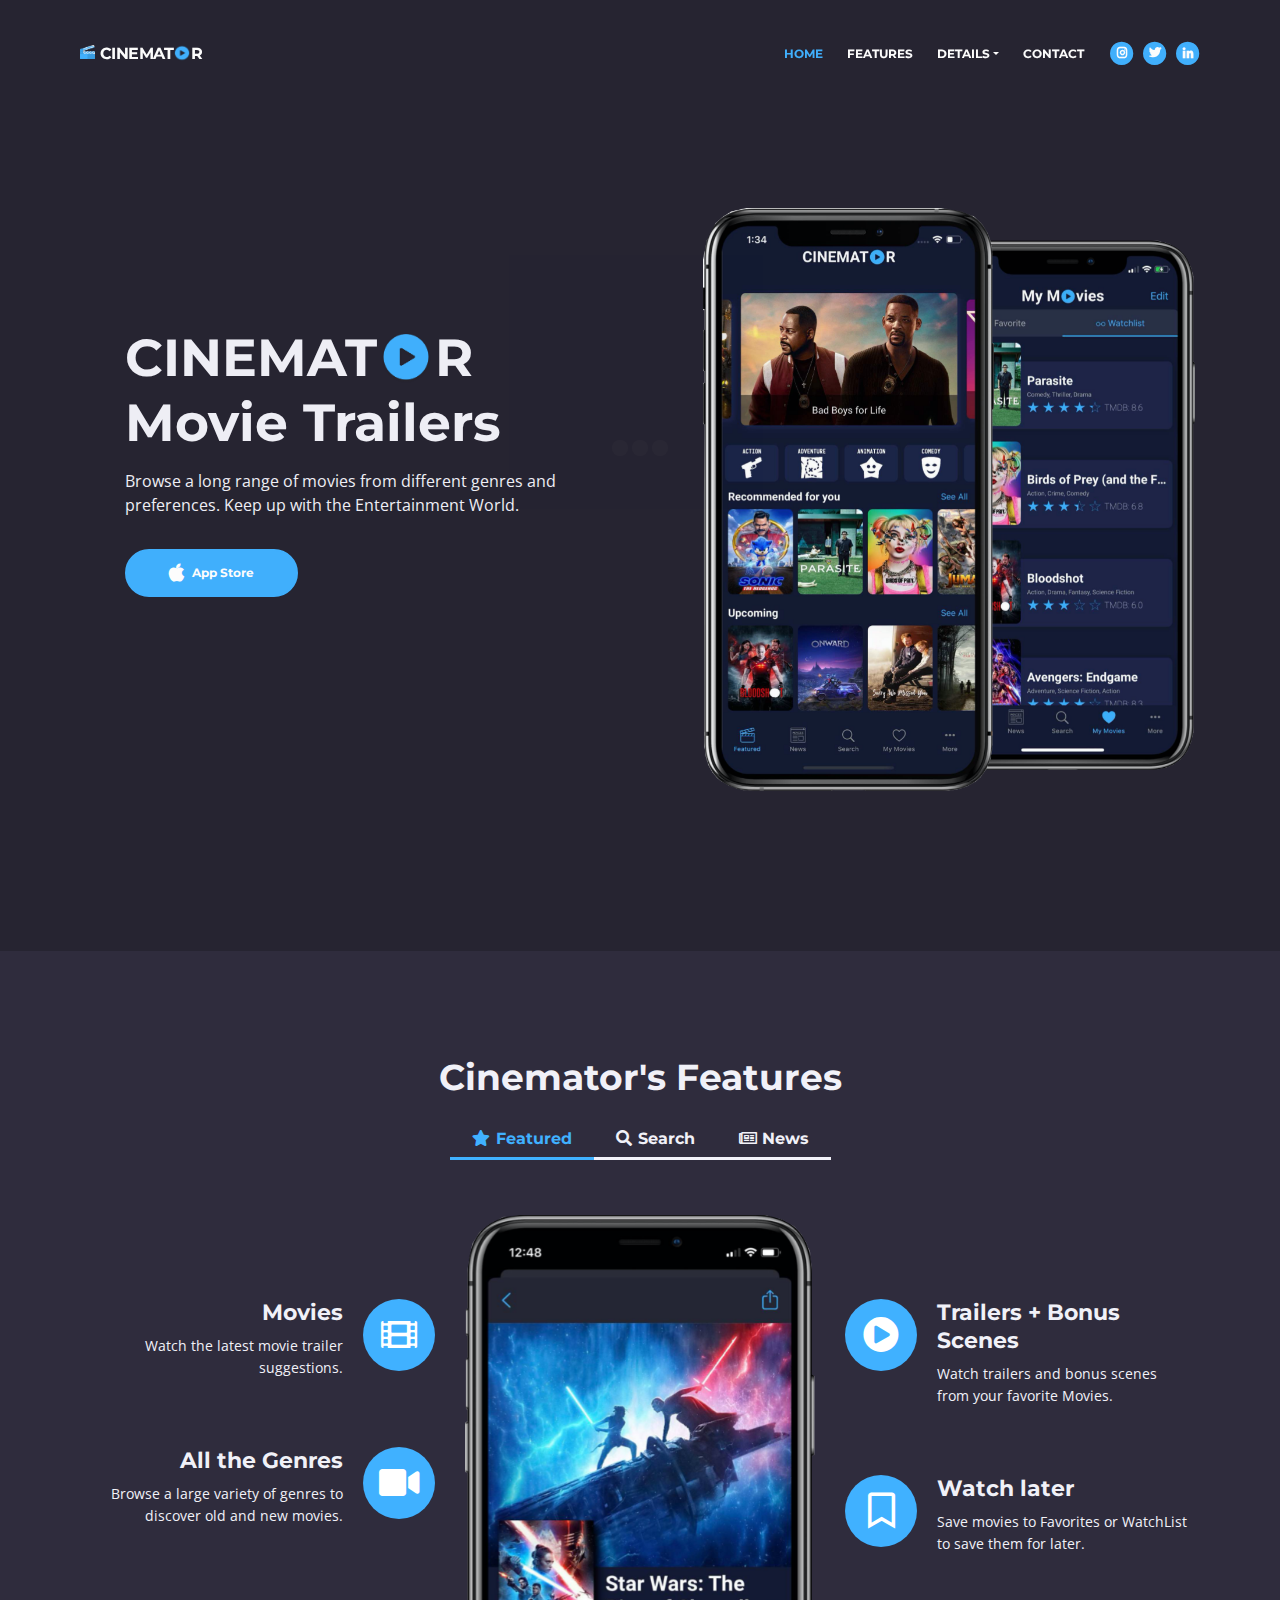
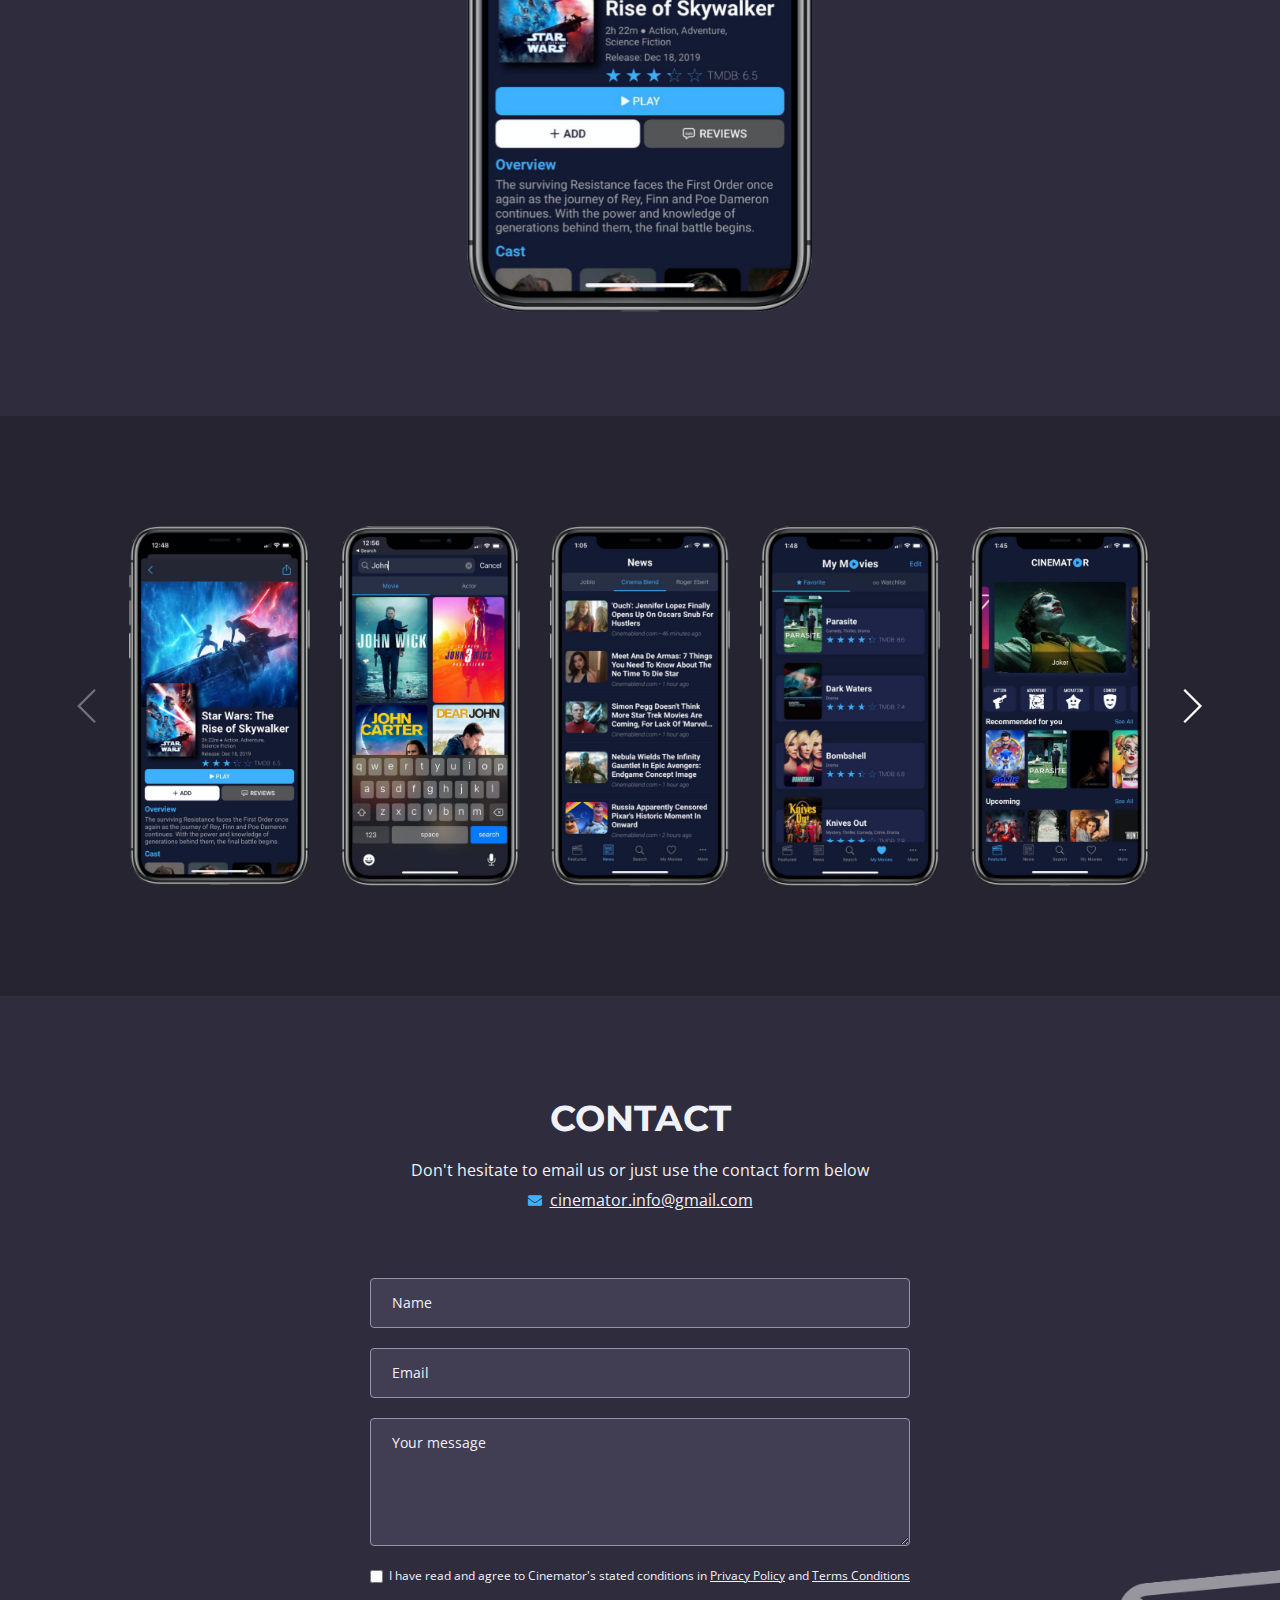
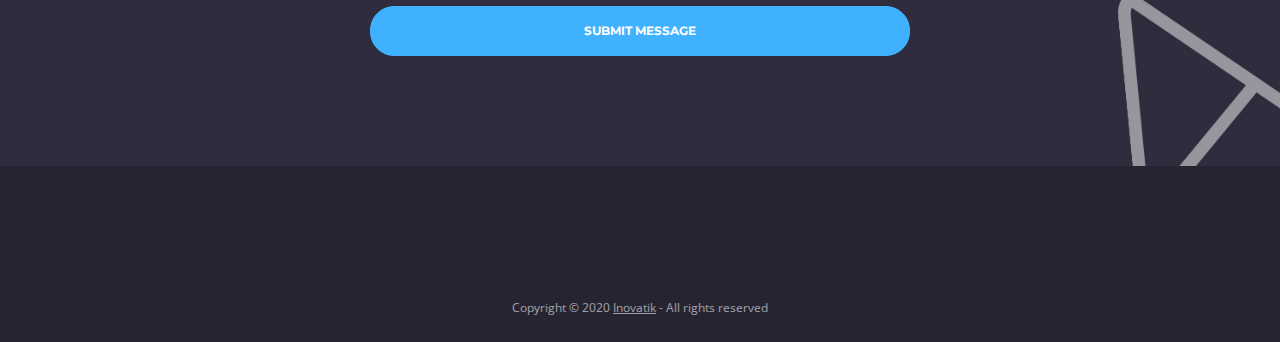
<file: index.html>
<!DOCTYPE html>
<html lang="en">
<head>
    <meta charset="utf-8">
    <meta name="viewport" content="width=device-width, initial-scale=1, shrink-to-fit=no">
    
    <!-- SEO Meta Tags -->
    <meta name="description" content="Mobile app HTML landing page template to help you build a great online presence for your app which will convert visitors into users">
    <meta name="author" content="Inovatik">

    <!-- OG Meta Tags to improve the way the post looks when you share the page on LinkedIn, Facebook, Google+ -->
	<meta property="og:site_name" content="Cinemator" /> <!-- website name -->
	<meta property="og:site" content="cinemator.github.io" /> <!-- website link -->
	<meta property="og:title" content="Movie Trailers, News and more."/> <!-- title shown in the actual shared post -->
	<meta property="og:description" content="Movie Trailers, News and more." /> <!-- description shown in the actual shared post -->
	<meta property="og:image" content=""  /> <!-- image link, make sure it's jpg -->
	<meta property="og:url" content="" /> <!-- where do you want your post to link to -->
	<meta property="og:type" content="article" />

    <!-- Website Title -->
    <title>Cinemator | Movie Trailers And More</title>
    
    <!-- Styles -->
    <link href="https://fonts.googleapis.com/css?family=Montserrat:400,600,700" rel="stylesheet">
    <link href="https://fonts.googleapis.com/css?family=Open+Sans:400,400i,700,700i" rel="stylesheet">
    <link href="css/bootstrap.css" rel="stylesheet">
    <link href="css/fontawesome-all.css" rel="stylesheet">
    <link href="css/swiper.css" rel="stylesheet">
	<link href="css/magnific-popup.css" rel="stylesheet">
	<link href="css/styles.css" rel="stylesheet">
	
	<!-- Favicon  -->
    <link rel="icon" href="images/favicon.png">
</head>
<body data-spy="scroll" data-target=".fixed-top">
    
    <!-- Preloader -->
	<div class="spinner-wrapper">
        <div class="spinner">
            <div class="bounce1"></div>
            <div class="bounce2"></div>
            <div class="bounce3"></div>
        </div>
    </div>
    <!-- end of preloader -->
    

    <!-- Navigation -->
    <nav class="navbar navbar-expand-md navbar-dark navbar-custom fixed-top">
        <!-- Text Logo - Use this if you don't have a graphic logo -->
        <a class="navbar-brand logo-text page-scroll" href="index.html"><img src="images/cinemator-logo.png" width="15" style="position: relative; top: -2px;"> CINEMAT<img src="images/play.png" width="18" style="position: relative; top: -1px;" alt="">R</a>

        <!-- Image Logo -->
        <!-- <a class="navbar-brand logo-image" href="index.html"><img src="images/logo.svg" alt="alternative"></a>  -->
        
        <!-- Mobile Menu Toggle Button -->
        <button class="navbar-toggler" type="button" data-toggle="collapse" data-target="#navbarsExampleDefault" aria-controls="navbarsExampleDefault" aria-expanded="false" aria-label="Toggle navigation">
            <span class="navbar-toggler-awesome fas fa-bars"></span>
            <span class="navbar-toggler-awesome fas fa-times"></span>
        </button>
        <!-- end of mobile menu toggle button -->

        <div class="collapse navbar-collapse" id="navbarsExampleDefault">
            <ul class="navbar-nav ml-auto">
                <li class="nav-item">
                    <a class="nav-link page-scroll" href="#header">HOME <span class="sr-only">(current)</span></a>
                </li>
                <li class="nav-item">
                    <a class="nav-link page-scroll" href="#features">FEATURES</a>
                </li>

                <!-- Dropdown Menu -->          
                <li class="nav-item dropdown">
                    <a class="nav-link dropdown-toggle page-scroll" href="#details" id="navbarDropdown" role="button" aria-haspopup="true" aria-expanded="false">DETAILS</a>
                    <div class="dropdown-menu" aria-labelledby="navbarDropdown">
                        <a class="dropdown-item" href="terms-conditions.html"><span class="item-text">ABOUT US</span></a>
                        <div class="dropdown-items-divide-hr"></div>
                        <a class="dropdown-item" href="privacy-policy.html"><span class="item-text">PRIVACY POLICY</span></a>
                    </div>
                </li>
                <!-- end of dropdown menu -->

                <li class="nav-item">
                    <a class="nav-link page-scroll" href="#contact">CONTACT</a>
                </li>
            </ul>
            <span class="nav-item social-icons">
                <span class="fa-stack">
                    <a href="https://www.instagram.com/cinemator_movies/" target="_blank">
                        <i class="fas fa-circle fa-stack-2x"></i>
                        <i class="fab fa-instagram fa-stack-1x" ></i>
                    </a>
                </span>
                <span class="fa-stack">
                    <a href="https://twitter.com/GugoSerxhio" target="_blank">
                        <i class="fas fa-circle fa-stack-2x"></i>
                        <i class="fab fa-twitter fa-stack-1x"></i>
                    </a>
                </span>
                <span class="fa-stack">
                    <a href="https://www.linkedin.com/in/serxhio-gugo/" target="_blank">
                    <i class="fas fa-circle fa-stack-2x"></i>
                    <i class="fab fa-linkedin-in fa-stack-1x"></i>
                </a>
                </span>
            </span>
        </div>
    </nav> <!-- end of navbar -->
    <!-- end of navigation -->


    <!-- Header -->
    <header id="header" class="header">
        <div class="header-content">
            <div class="container">
                <div class="row">
                    <div class="col-lg-6">
                        <div class="text-container">
                            <h1>CINEMAT<span ><img src="images/play.png" width="58" style="position: relative; top: -5px;" alt=""></span>R<br> Movie Trailers</h1>
                            <p class="p-large">Browse a long range of movies from different genres and preferences. Keep up with the Entertainment World.</p>
                            <a class="btn-solid-lg page-scroll" href="https://apps.apple.com/us/app/cinemator/id1502196280" target="_blank"><i class="fab fa-apple"></i>App Store</a>                
                        </div>
                    </div> <!-- end of col -->
                    
                    <div class="col-lg-6">
                        <div class="image-container">
                            <img class="img-fluid" src="images/header-iphone.png" alt="alternative">
                        </div> <!-- end of image-container -->
                    </div> <!-- end of col -->
                </div> <!-- end of row -->
            </div> <!-- end of container -->
        </div> <!-- end of header-content -->
    </header> <!-- end of header -->
    <!-- end of header -->

    <!-- Features -->
    <div id="features" class="tabs">
        <div class="container">
            <div class="row">
                <div class="col-lg-12">
                    <h2>Cinemator's Features</h2>
                    <!-- <div class="p-heading p-large">Leno was designed based on input from personal development coaches and popular trainers so it offers all</div> -->
                </div> <!-- end of col -->
            </div> <!-- end of row -->
            <div class="row">

                <!-- Tabs Links -->
                <ul class="nav nav-tabs" id="lenoTabs" role="tablist">
                    <li class="nav-item">
                        <a class="nav-link active" id="nav-tab-1" data-toggle="tab" href="#tab-1" role="tab" aria-controls="tab-1" aria-selected="true"><i class="fas fa-star"></i>Featured</a>
                    </li>
                    <li class="nav-item">
                        <a class="nav-link" id="nav-tab-2" data-toggle="tab" href="#tab-2" role="tab" aria-controls="tab-2" aria-selected="false"><i class="fas fa-search"></i>Search</a>
                    </li>
                    <li class="nav-item">
                        <a class="nav-link" id="nav-tab-3" data-toggle="tab" href="#tab-3" role="tab" aria-controls="tab-3" aria-selected="false"><i class="far fa-newspaper"></i> News</a>
                    </li>
                </ul>
                <!-- end of tabs links -->


                <!-- Tabs Content-->
                <div class="tab-content" id="lenoTabsContent">
                    
                    <!-- Tab -->
                    <div class="tab-pane fade show active" id="tab-1" role="tabpanel" aria-labelledby="tab-1">
                        <div class="container">
                            <div class="row">
                                
                                <!-- Icon Cards Pane -->
                                <div class="col-lg-4">
                                    <div class="card left-pane first">
                                        <div class="card-body">
                                            <div class="text-wrapper">
                                                <h4 class="card-title">Movies</h4>
                                                <p>Watch the latest movie trailer suggestions.</p>
                                            </div>
                                            <div class="card-icon">
                                                <i class="fas fa-film"></i>
                                            </div>
                                        </div>
                                    </div>
                                    <div class="card left-pane">
                                        <div class="card-body">
                                            <div class="text-wrapper">
                                                <h4 class="card-title">All the Genres</h4>
                                                <p>Browse a large variety of genres to discover old and new movies.</p>
                                            </div>
                                            <div class="card-icon">
                                                <i class="fas fa-video"></i>
                                            </div>
                                        </div>
                                    </div>
                                    <!-- <div class="card left-pane">
                                        <div class="card-body">
                                            <div class="text-wrapper">
                                                <h4 class="card-title">Your favorite Actors</h4>
                                                <p>Information about your favorite actors and directors and the movies they have been in.</p>
                                            </div>
                                            <div class="card-icon">
                                                <i class="fas fa-info"></i>
                                            </div>
                                        </div>
                                    </div> -->
                                </div>
                                <!-- end of icon cards pane -->

                                <!-- Image Pane -->
                                <div class="col-lg-4">
                                    <img class="img-fluid" src="images/features-iphone-1.png" alt="alternative">
                                </div>
                                <!-- end of image pane -->
                                
                                <!-- Icon Cards Pane -->
                                <div class="col-lg-4">
                                    <div class="card right-pane first">
                                        <div class="card-body">
                                            <div class="card-icon">
                                                <i class="fas fa-play-circle"></i>
                                            </div>
                                            <div class="text-wrapper">
                                                <h4 class="card-title">Trailers + Bonus Scenes</h4>
                                                <p>Watch trailers and bonus scenes from your favorite Movies.</p>
                                            </div>
                                        </div>
                                    </div>
                                    <div class="card right-pane">
                                        <div class="card-body">
                                            <div class="card-icon">
                                                <i class="far fa-bookmark"></i>
                                            </div>
                                            <div class="text-wrapper">
                                                <h4 class="card-title">Watch later</h4>
                                                <p>Save movies to Favorites or WatchList to save them for later.</p>
                                            </div>
                                        </div>
                                    </div>
                                    <!-- <div class="card right-pane">
                                        <div class="card-body">
                                            <div class="card-icon">
                                                <i class="fas fa-cube"></i>
                                            </div>
                                            <div class="text-wrapper">
                                                <h4 class="card-title">Good Foundation</h4>
                                                <p>Get a solid foundation for your self development efforts. Try Leno mobile app for any mobile platform</p>
                                            </div>
                                        </div>
                                    </div> -->
                                </div>
                                <!-- end of icon cards pane -->

                            </div> <!-- end of row -->
                        </div> <!-- end of container -->
                    </div> <!-- end of tab-pane -->
                    <!-- end of tab -->

                    <!-- Tab -->
                    <div class="tab-pane fade" id="tab-2" role="tabpanel" aria-labelledby="tab-2">
                        <div class="container">
                            <div class="row">

                                <!-- Image Pane -->
                                <div class="col-md-4">
                                    <img class="img-fluid" src="images/features-iphone-2.png" alt="alternative">
                                </div>
                                <!-- end of image pane -->
                                
                                <!-- Text And Icon Cards Area -->
                                <div class="col-md-8">
                                    <div class="text-area">
                                        <h3>Search-as-you-type.</h3>            
                                    </div> <!-- end of text-area -->
                                    
                                    <div class="icon-cards-area">
                                            <div class="card">
                                                <div class="card-icon">
                                                    <i class="fas fa-search"></i>
                                                </div>
                                                <div class="card-body">
                                                    <h4 class="card-title">Movies</h4>
                                                    <p>Search any movies in an instant.</p>
                                                </div>
                                            </div>
                                            <div class="card">
                                                <div class="card-icon">
                                                    <i class="far fa-bookmark"></i>
                                                </div>
                                                <div class="card-body">
                                                    <h4 class="card-title">Actors</h4>
                                                    <p>Search any actors, directors or cast crew member.</p>
                                                </div>
                                            </div>
                                            <!-- <div class="card">
                                                <div class="card-icon">
                                                    <i class="far fa-calendar-check"></i>
                                                </div>
                                                <div class="card-body">
                                                    <h4 class="card-title">Calendar Input</h4>
                                                    <p>Schedule your appointments, meetings and periodical evaluations using the provided in-app calendar option</p>
                                                </div>
                                            </div> -->
                                            <!-- <div class="card">
                                                <div class="card-icon">
                                                    <i class="far fa-file-code"></i>
                                                </div>
                                                <div class="card-body">
                                                    <h4 class="card-title">Visual Editor</h4>
                                                    <p>Leno provides a well designed and ergonomic visual editor for you to edit your notes and input data</p>
                                                </div>
                                            </div> -->
                                    </div> <!-- end of icon cards area -->
                                </div> <!-- end of col-md-8 -->
                                <!-- end of text and icon cards area -->

                            </div> <!-- end of row -->
                        </div> <!-- end of container -->
                    </div> <!-- end of tab-pane -->
                    <!-- end of tab -->

                    <!-- Tab -->
                    <div class="tab-pane fade" id="tab-3" role="tabpanel" aria-labelledby="tab-3">
                        <div class="container">
                            <div class="row">

                                <!-- Text And Icon Cards Area -->
                                <div class="col-md-8">
                                    <div class="icon-cards-area">
                                        <div class="card">
                                            <div class="card-icon">
                                                <i class="fas fa-glasses"></i>
                                            </div>
                                            <div class="card-body">
                                                <h4 class="card-title">Read News on the best sources/blogs.</h4>
                                                <p>Read articles from Joblo, CinemaBlend and Roger Erbert. (more soon)</p>
                                            </div>
                                        </div>
                                        <div class="card">
                                            <div class="card-icon">
                                                <i class="fas fa-share-square"></i>
                                            </div>
                                            <div class="card-body">
                                                <h4 class="card-title">Share with your friends.</h4>
                                                <p>Read a great article? Share it with your friends.</p>
                                            </div>
                                        </div>
                                        <!-- <div class="card">
                                            <div class="card-icon">
                                                <i class="fas fa-cube"></i>
                                            </div>
                                            <div class="card-body">
                                                <h4 class="card-title">Good Foundation</h4>
                                                <p>Get a solid foundation for your self development efforts. Try Leno mobile app for any mobile platform</p>
                                            </div>
                                        </div> -->
                                        <!-- <div class="card">
                                            <div class="card-icon">
                                                <i class="far fa-bookmark"></i>
                                            </div>
                                            <div class="card-body">
                                                <h4 class="card-title">Easy Reading</h4>
                                                <p>Reading focus mode for long form articles, ebooks and other materials which involve large text areas</p>
                                            </div>
                                        </div> -->
                                    </div> <!-- end of icon cards area -->
                                    
                                    <!-- <div class="text-area">
                                        <h3>Monitoring Tools Evaluation</h3>
                                        <p>Monitor the evolution of your finances and health state using tools integrated in Leno. The generated real time reports can be filtered based on any <a class="turquoise" href="#your-link">desired criteria</a>.</p>
                                    </div> end of text-area -->
                                </div> <!-- end of col-md-8 -->
                                <!-- end of text and icon cards area -->

                                <!-- Image Pane -->
                                <div class="col-md-4">
                                    <img class="img-fluid" src="images/features-iphone-3.png" alt="alternative">
                                </div>
                                <!-- end of image pane -->
                                    
                            </div> <!-- end of row -->
                        </div> <!-- end of container -->
                    </div><!-- end of tab-pane -->
                    <!-- end of tab -->

                </div> <!-- end of tab-content -->
                <!-- end of tabs content -->

            </div> <!-- end of row --> 
        </div> <!-- end of container --> 
    </div> <!-- end of tabs -->
    <!-- end of features -->


    <!-- Details 1 -->
   
    <!-- Details Lightboxes -->
	<!-- Lightbox -->
	<div id="details-lightbox-1" class="lightbox-basic zoom-anim-dialog mfp-hide">
		<div class="row">
			<button title="Close (Esc)" type="button" class="mfp-close x-button">×</button>
			<div class="col-lg-6">
				<img class="img-fluid" src="images/details-lightbox-1.png" alt="alternative">
			</div>
			<div class="col-lg-6">
				<h3>Goals Setting</h3>
				<hr>
                <p>Leno can easily help you track your personal development evolution if you take the time to set it up.</p>
                <h4>User Feedback</h4>
                <p>This is a great app which can help you save time and make your live easier. And it will help improve your productivity levels.</p>
                <p>You should definitely give it a try when you need a good app.</p>
				<table>
					<tr><td class="icon-cell"><i class="fas fa-desktop"></i></td><td>Responsive layout</td></tr>
					<tr><td class="icon-cell"><i class="fas fa-bullhorn"></i></td><td>Distinctive CTAs</td></tr>
					<tr><td class="icon-cell"><i class="fas fa-image"></i></td><td>Image gallery slider</td></tr>
					<tr><td class="icon-cell"><i class="fas fa-envelope"></i></td><td>Contact forms</td></tr>
					<tr><td class="icon-cell"><i class="fab fa-font-awesome-flag"></i></td><td>FontAwesome icons</td></tr>
					<tr><td class="icon-cell"><i class="fas fa-code"></i></td><td>Well-structured code</td></tr>
				</table>
				<a class="btn-solid-reg" href="#your-link">DETAILS</a> <a class="btn-outline-reg mfp-close as-button" href="#details">BACK</a> 
			</div>
		</div> <!-- end of row -->
    </div> <!-- end of lightbox-basic -->
    <!-- end of lightbox -->
    
    <!-- Lightbox -->
    <div id="details-lightbox-2" class="lightbox-basic zoom-anim-dialog mfp-hide">
		<div class="row">
			<button title="Close (Esc)" type="button" class="mfp-close x-button">×</button>
			<div class="col-lg-6">
				<img class="img-fluid" src="images/details-lightbox-2.png" alt="alternative">
			</div>
			<div class="col-lg-6">
				<h3>Calendar Input</h3>
				<hr>
                <p>The calendar input function enables the user to setup training, meditation and relaxation sessions with ease.</p>
                <h4>User Feedback</h4>
                <p>This is a great app which can help you save time and make your live easier. And it will help improve your productivity levels.</p>
                <p>You should definitely give it a try when you need a good app.</p>
				<table>
					<tr><td class="icon-cell"><i class="fas fa-desktop"></i></td><td>Responsive layout</td></tr>
					<tr><td class="icon-cell"><i class="fas fa-bullhorn"></i></td><td>Distinctive CTAs</td></tr>
					<tr><td class="icon-cell"><i class="fas fa-image"></i></td><td>Image gallery slider</td></tr>
					<tr><td class="icon-cell"><i class="fas fa-envelope"></i></td><td>Contact forms</td></tr>
					<tr><td class="icon-cell"><i class="fab fa-font-awesome-flag"></i></td><td>FontAwesome icons</td></tr>
					<tr><td class="icon-cell"><i class="fas fa-code"></i></td><td>Well-structured code</td></tr>
				</table>
				<a class="btn-solid-reg" href="#your-link">DETAILS</a> <a class="btn-outline-reg mfp-close as-button" href="#details">BACK</a>
			</div>
		</div> <!-- end of row -->
    </div> <!-- end of lightbox-basic -->
    <!-- end of lightbox -->
    <!-- end of details lightboxes -->


    <!-- Screenshots -->
    <div class="slider-2">
        <div class="container">
            <div class="row">
                <div class="col-lg-12">
                    
                    <!-- Image Slider -->
                    <div class="slider-container">
                        <div class="swiper-container image-slider">
                            <div class="swiper-wrapper">
                                
                                <!-- Slide -->
                                <div class="swiper-slide">
                                    <a href="images/screenshot-1.png" class="popup-link" data-effect="fadeIn">
                                        <img class="img-fluid" src="images/screenshot-1.png" alt="alternative">
                                    </a>
                                </div>
                                <!-- end of slide -->
                                
                                <!-- Slide -->
                                <div class="swiper-slide">
                                    <a href="images/screenshot-2.png" class="popup-link" data-effect="fadeIn">
                                        <img class="img-fluid" src="images/screenshot-2.png" alt="alternative">
                                    </a>
                                </div>
                                <!-- end of slide -->

                                <!-- Slide -->
                                <div class="swiper-slide">
                                    <a href="images/screenshot-3.png" class="popup-link" data-effect="fadeIn">
                                        <img class="img-fluid" src="images/screenshot-3.png" alt="alternative">
                                    </a>
                                </div>
                                <!-- end of slide -->

                                <!-- Slide -->
                                <div class="swiper-slide">
                                    <a href="images/screenshot-4.png" class="popup-link" data-effect="fadeIn">
                                        <img class="img-fluid" src="images/screenshot-4.png" alt="alternative">
                                    </a>
                                </div>
                                <!-- end of slide -->

                                <!-- Slide -->
                                <div class="swiper-slide">
                                    <a href="images/screenshot-5.png" class="popup-link" data-effect="fadeIn">
                                        <img class="img-fluid" src="images/screenshot-5.png" alt="alternative">
                                    </a>
                                </div>
                                <!-- end of slide -->
                                
                                <!-- Slide -->
                                <div class="swiper-slide">
                                    <a href="images/screenshot-6.png" class="popup-link" data-effect="fadeIn">
                                        <img class="img-fluid" src="images/screenshot-6.png" alt="alternative">
                                    </a>
                                </div>
                                <!-- end of slide -->

                                <!-- Slide -->
                                <div class="swiper-slide">
                                    <a href="images/screenshot-7.png" class="popup-link" data-effect="fadeIn">
                                        <img class="img-fluid" src="images/screenshot-7.png" alt="alternative">
                                    </a>
                                </div>
                                <!-- end of slide -->

                                <!-- Slide -->
                                <div class="swiper-slide">
                                    <a href="images/screenshot-8.png" class="popup-link" data-effect="fadeIn">
                                        <img class="img-fluid" src="images/screenshot-8.png" alt="alternative">
                                    </a>
                                </div>
                                <!-- end of slide -->

                                <!-- Slide -->
                                <div class="swiper-slide">
                                    <a href="images/screenshot-9.png" class="popup-link" data-effect="fadeIn">
                                        <img class="img-fluid" src="images/screenshot-9.png" alt="alternative">
                                    </a>
                                </div>
                                <!-- end of slide -->

                                <!-- Slide -->
                                <div class="swiper-slide">
                                    <a href="images/screenshot-10.png" class="popup-link" data-effect="fadeIn">
                                        <img class="img-fluid" src="images/screenshot-10.png" alt="alternative">
                                    </a>
                                </div>
                                <!-- end of slide -->
                                
                            </div> <!-- end of swiper-wrapper -->

                            <!-- Add Arrows -->
                            <div class="swiper-button-next"></div>
                            <div class="swiper-button-prev"></div>
                            <!-- end of add arrows -->

                        </div> <!-- end of swiper-container -->
                    </div> <!-- end of slider-container -->
                    <!-- end of image slider -->

                </div> <!-- end of col -->
            </div> <!-- end of row -->
        </div> <!-- end of container -->
    </div> <!-- end of slider-2 -->
    <!-- end of screenshots -->

    <!-- Contact -->
    <div id="contact" class="form">
        <div class="container">
            <div class="row">
                <div class="col-lg-12">
                    <h2>CONTACT</h2>
                    <ul class="list-unstyled li-space-lg">
                        <li class="address">Don't hesitate to email us or just use the contact form below</li>
                        <li><i class="fas fa-envelope"></i><a class="blue" href="mailto:cinemator.info@gmail.com">cinemator.info@gmail.com</a></li>
                    </ul>
                </div> <!-- end of col -->
            </div> <!-- end of row -->
            <div class="row">
                <div class="col-lg-6 offset-lg-3">
                    
                    <!-- Contact Form -->
                    <form id="contactForm" data-toggle="validator" data-focus="false">
                        <div class="form-group">
                            <input type="text" class="form-control-input" id="cname" required>
                            <label class="label-control" for="cname">Name</label>
                            <div class="help-block with-errors"></div>
                        </div>
                        <div class="form-group">
                            <input type="email" class="form-control-input" id="cemail" required>
                            <label class="label-control" for="cemail">Email</label>
                            <div class="help-block with-errors"></div>
                        </div>
                        <div class="form-group">
                            <textarea class="form-control-textarea" id="cmessage" required></textarea>
                            <label class="label-control" for="cmessage">Your message</label>
                            <div class="help-block with-errors"></div>
                        </div>
                        <div class="form-group checkbox">
                            <input type="checkbox" id="cterms" value="Agreed-to-Terms" required>I have read and agree to Cinemator's stated conditions in <a href="privacy-policy.html">Privacy Policy</a> and <a href="terms-conditions.html">Terms Conditions</a> 
                            <div class="help-block with-errors"></div>
                        </div>
                        <div class="form-group">
                            <button type="submit" class="form-control-submit-button">SUBMIT MESSAGE</button>
                        </div>
                        <div class="form-message">
                            <div id="cmsgSubmit" class="h3 text-center hidden"></div>
                        </div>
                    </form>
                    <!-- end of contact form -->

                </div> <!-- end of col -->
            </div> <!-- end of row -->
        </div> <!-- end of container -->
    </div> <!-- end of form -->
    <!-- end of contact -->


    <!-- Footer -->
    <div class="footer">
        <div class="container">
            <div class="row">
                <div class="col-md-4">
                    <!-- <div class="footer-col">
                        <h4>About Leno</h4>
                        <p>We're passionate about creating the best mobile apps for personal development</p>
                    </div> -->
                </div> <!-- end of col -->
                <div class="col-md-4">
                    <div class="footer-col middle">
                        <!-- <h4>Social Media</h4> -->
                        <!-- <span class="fa-stack">
                            <a href="#your-link">
                                <i class="fas fa-circle fa-stack-2x"></i>
                                <i class="fab fa-facebook-f fa-stack-1x"></i>
                            </a>
                        </span> -->
                        <!-- <span class="fa-stack">
                            <a href="https://twitter.com/GugoSerxhio" target="_blank">
                                <i class="fas fa-circle fa-stack-2x"></i>
                                <i class="fab fa-twitter fa-stack-1x"></i>
                            </a>
                        </span> -->
                        <!-- <span class="fa-stack">
                            <a href="#your-link">
                                <i class="fas fa-circle fa-stack-2x"></i>
                                <i class="fab fa-google-plus-g fa-stack-1x"></i>
                            </a>
                        </span> -->
                        <!-- <span class="fa-stack">
                            <a href="https://www.instagram.com/cinemator_movies/" target="_blank">
                                <i class="fas fa-circle fa-stack-2x"></i>
                                <i class="fab fa-instagram fa-stack-1x"></i>
                            </a>
                        </span>
                        <span class="fa-stack">
                            <a href="https://www.linkedin.com/in/serxhio-gugo/" target="_blank">
                                <i class="fas fa-circle fa-stack-2x"></i>
                                <i class="fab fa-linkedin-in fa-stack-1x"></i>
                            </a>
                        </span> -->
                    </div>
                </div> <!-- end of col -->
                <div class="col-md-4">
                    <!-- <div class="footer-col last">
                        <h4>Social Media</h4>
                        <span class="fa-stack">
                            <a href="#your-link">
                                <i class="fas fa-circle fa-stack-2x"></i>
                                <i class="fab fa-facebook-f fa-stack-1x"></i>
                            </a>
                        </span>
                        <span class="fa-stack">
                            <a href="#your-link">
                                <i class="fas fa-circle fa-stack-2x"></i>
                                <i class="fab fa-twitter fa-stack-1x"></i>
                            </a>
                        </span>
                        <span class="fa-stack">
                            <a href="#your-link">
                                <i class="fas fa-circle fa-stack-2x"></i>
                                <i class="fab fa-google-plus-g fa-stack-1x"></i>
                            </a>
                        </span>
                        <span class="fa-stack">
                            <a href="#your-link">
                                <i class="fas fa-circle fa-stack-2x"></i>
                                <i class="fab fa-instagram fa-stack-1x"></i>
                            </a>
                        </span>
                        <span class="fa-stack">
                            <a href="#your-link">
                                <i class="fas fa-circle fa-stack-2x"></i>
                                <i class="fab fa-linkedin-in fa-stack-1x"></i>
                            </a>
                        </span>
                    </div>  -->
                </div> <!-- end of col -->
            </div> <!-- end of row -->
        </div> <!-- end of container -->
    </div> <!-- end of footer -->  
    <!-- end of footer -->


    <!-- Copyright -->
    <div class="copyright">
        <div class="container">
            <div class="row">
                <div class="col-lg-12">
                    <p class="p-small">Copyright © 2020 <a href="https://inovatik.com">Inovatik</a> - All rights reserved</p>
                </div> <!-- end of col -->
            </div> <!-- enf of row -->
        </div> <!-- end of container -->
    </div> <!-- end of copyright --> 
    <!-- end of copyright -->
    
    	
    <!-- Scripts -->
    <script src="js/jquery.min.js"></script> <!-- jQuery for Bootstrap's JavaScript plugins -->
    <script src="js/popper.min.js"></script> <!-- Popper tooltip library for Bootstrap -->
    <script src="js/bootstrap.min.js"></script> <!-- Bootstrap framework -->
    <script src="js/jquery.easing.min.js"></script> <!-- jQuery Easing for smooth scrolling between anchors -->
    <script src="js/swiper.min.js"></script> <!-- Swiper for image and text sliders -->
    <script src="js/jquery.magnific-popup.js"></script> <!-- Magnific Popup for lightboxes -->
    <script src="js/morphext.min.js"></script> <!-- Morphtext rotating text in the header -->
    <script src="js/validator.min.js"></script> <!-- Validator.js - Bootstrap plugin that validates forms -->
    <script src="js/scripts.js"></script> <!-- Custom scripts -->
</body>
</html>
</file>
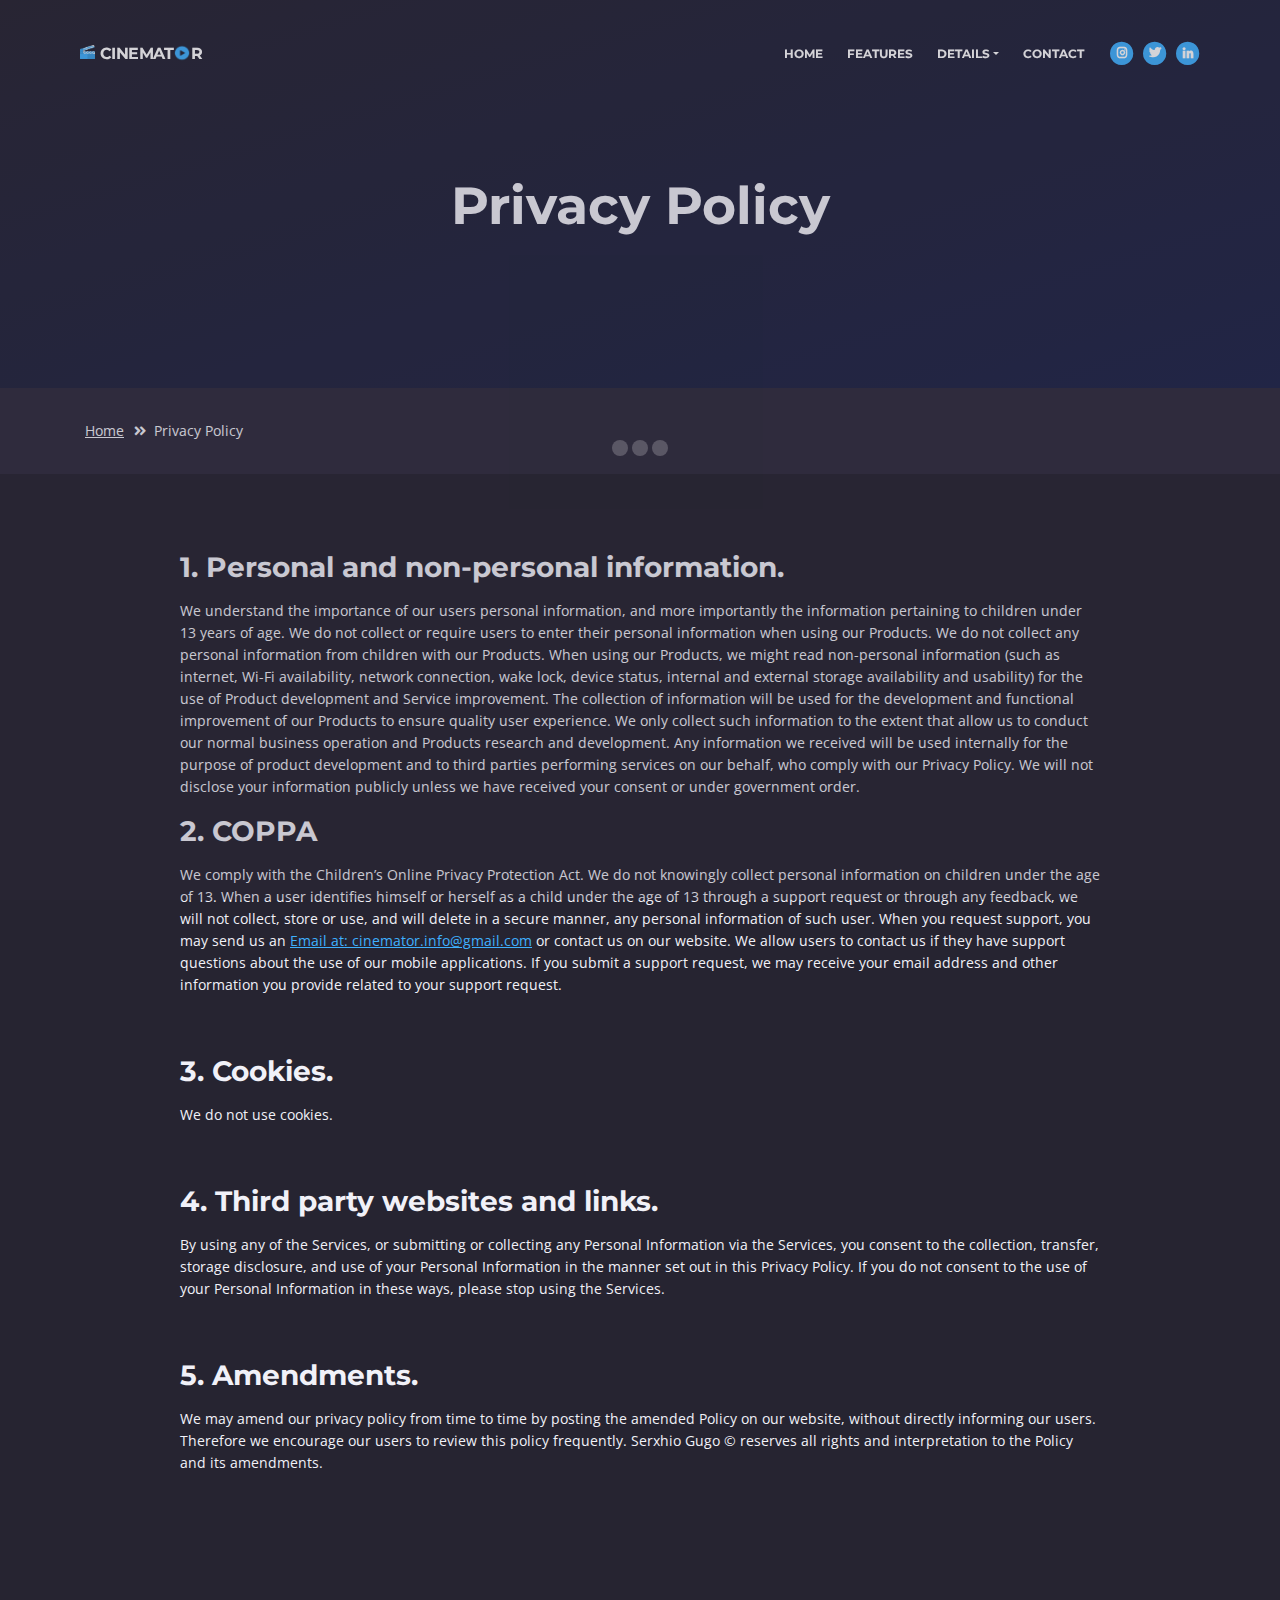
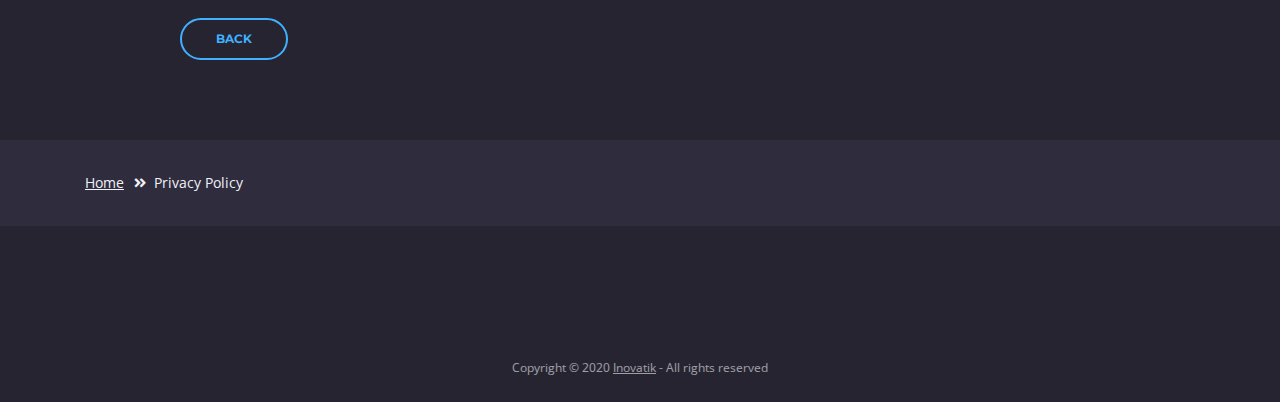
<file: privacy-policy.html>
<!DOCTYPE html>
<html lang="en">
<head>
    <meta charset="utf-8">
    <meta name="viewport" content="width=device-width, initial-scale=1, shrink-to-fit=no">
    
    <!-- SEO Meta Tags -->
    <meta name="description" content="Mobile app HTML landing page template to help you build a great online presence for your app which will convert visitors into users">
    <meta name="author" content="Inovatik">

    <!-- OG Meta Tags to improve the way the post looks when you share the page on LinkedIn, Facebook, Google+ -->
	<meta property="og:site_name" content="" /> <!-- website name -->
	<meta property="og:site" content="" /> <!-- website link -->
	<meta property="og:title" content=""/> <!-- title shown in the actual shared post -->
	<meta property="og:description" content="" /> <!-- description shown in the actual shared post -->
	<meta property="og:image" content="" /> <!-- image link, make sure it's jpg -->
	<meta property="og:url" content="" /> <!-- where do you want your post to link to -->
	<meta property="og:type" content="article" />

    <!-- Website Title -->
    <title>Cinemator | Privacy Policy</title>
    
    <!-- Styles -->
    <link href="https://fonts.googleapis.com/css?family=Open+Sans:300,300i,400,400i,600,600i,700,700i" rel="stylesheet">
    <link href="https://fonts.googleapis.com/css?family=Montserrat:600,700" rel="stylesheet">
    <link href="css/bootstrap.css" rel="stylesheet">
    <link href="css/fontawesome-all.css" rel="stylesheet">
    <link href="css/swiper.css" rel="stylesheet">
	<link href="css/magnific-popup.css" rel="stylesheet">
    <link href="css/styles.css" rel="stylesheet">
	
	<!-- Favicon  -->
    <link rel="icon" href="images/favicon.png">
</head>
<body data-spy="scroll" data-target=".fixed-top">
    
    <!-- Preloader -->
	<div class="spinner-wrapper">
        <div class="spinner">
            <div class="bounce1"></div>
            <div class="bounce2"></div>
            <div class="bounce3"></div>
        </div>
    </div>
    <!-- end of preloader -->
    

    <!-- Navigation -->
    <nav class="navbar navbar-expand-md navbar-dark navbar-custom fixed-top">
        <!-- Text Logo - Use this if you don't have a graphic logo -->
        <a class="navbar-brand logo-text page-scroll" href="index.html"><img src="images/cinemator-logo.png" width="15" style="position: relative; top: -2px;"> CINEMAT<img src="images/play.png" width="18" style="position: relative; top: -1px;" alt="">R</a>

        <!-- Image Logo -->
        <!-- <a class="navbar-brand logo-image" href="index.html"><img src="images/logo.svg" alt="alternative"></a>  -->
        
        <!-- Mobile Menu Toggle Button -->
        <button class="navbar-toggler" type="button" data-toggle="collapse" data-target="#navbarsExampleDefault" aria-controls="navbarsExampleDefault" aria-expanded="false" aria-label="Toggle navigation">
            <span class="navbar-toggler-awesome fas fa-bars"></span>
            <span class="navbar-toggler-awesome fas fa-times"></span>
        </button>
        <!-- end of mobile menu toggle button -->

        <div class="collapse navbar-collapse" id="navbarsExampleDefault">
            <ul class="navbar-nav ml-auto">
                <li class="nav-item">
                    <a class="nav-link page-scroll" href="index.html#header">HOME <span class="sr-only">(current)</span></a>
                </li>
                <li class="nav-item">
                    <a class="nav-link page-scroll" href="index.html#features">FEATURES</a>
                </li>
                <!-- <li class="nav-item">
                    <a class="nav-link page-scroll" href="index.html#preview">PREVIEW</a>
                </li> -->

                <!-- Dropdown Menu -->          
                <li class="nav-item dropdown">
                    <a class="nav-link dropdown-toggle page-scroll" href="index.html#details" id="navbarDropdown" role="button" aria-haspopup="true" aria-expanded="false">DETAILS</a>
                    <div class="dropdown-menu" aria-labelledby="navbarDropdown">
                        <a class="dropdown-item" href="terms-conditions.html"><span class="item-text">ABOUT US</span></a>
                        <div class="dropdown-items-divide-hr"></div>
                        <a class="dropdown-item" href="privacy-policy.html"><span class="item-text">PRIVACY POLICY</span></a>
                    </div>
                </li>
                <!-- end of dropdown menu -->

                <li class="nav-item">
                    <a class="nav-link page-scroll" href="index.html#contact">CONTACT</a>
                </li>
            </ul>
            <span class="nav-item social-icons">
                <span class="fa-stack">
                    <a href="https://www.instagram.com/cinemator_movies/" target="_blank">
                        <i class="fas fa-circle fa-stack-2x"></i>
                        <i class="fab fa-instagram fa-stack-1x" ></i>
                    </a>
                </span>
                <span class="fa-stack">
                    <a href="https://twitter.com/GugoSerxhio" target="_blank">
                        <i class="fas fa-circle fa-stack-2x"></i>
                        <i class="fab fa-twitter fa-stack-1x"></i>
                    </a>
                </span>
                <span class="fa-stack">
                    <a href="https://www.linkedin.com/in/serxhio-gugo/" target="_blank">
                    <i class="fas fa-circle fa-stack-2x"></i>
                    <i class="fab fa-linkedin-in fa-stack-1x"></i>
                </a>
                </span>
            </span>
        </div>
    </nav> <!-- end of navbar -->
    <!-- end of navigation -->


    <!-- Header -->
    <header id="header" class="ex-header">
        <div class="container">
            <div class="row">
                <div class="col-md-12">
                    <h1>Privacy Policy</h1>
                </div> <!-- end of col -->
            </div> <!-- end of row -->
        </div> <!-- end of container -->
    </header> <!-- end of ex-header -->
    <!-- end of header -->


    <!-- Breadcrumbs -->
    <div class="ex-basic-1">
        <div class="container">
            <div class="row">
                <div class="col-lg-12">
                    <div class="breadcrumbs">
                        <a href="index.html">Home</a><i class="fa fa-angle-double-right"></i><span>Privacy Policy</span>
                    </div> <!-- end of breadcrumbs -->
                </div> <!-- end of col -->
            </div> <!-- end of row -->
        </div> <!-- end of container -->
    </div> <!-- end of ex-basic-1 -->
    <!-- end of breadcrumbs -->


    <!-- Privacy Content -->
    <div class="ex-basic-2">
        <div class="container">
            <div class="row">
                <div class="col-lg-10 offset-lg-1">
                    <div class="text-container">
                        <h3>1. Personal and non-personal information.</h3>
                        <p>We understand the importance of our users personal information, and more importantly the information pertaining to children under 13 years of age. We do not collect or require users to enter their personal information when using our Products. We do not collect any personal information from children with our Products.

                            When using our Products, we might read non-personal information (such as internet, Wi-Fi availability, network connection, wake lock, device status, internal and external storage availability and usability) for the use of Product development and Service improvement. The collection of information will be used for the development and functional improvement of our Products to ensure quality user experience. We only collect such information to the extent that allow us to conduct our normal business operation and Products research and development.
                            Any information we received will be used internally for the purpose of product development and to third parties performing services on our behalf, who comply with our Privacy Policy. We will not disclose your information publicly unless we have received your consent or under government order.</p>


                    
                    <div class="text-container">
                        <h3>2. COPPA</h3>
                        <p>We comply with the Children’s Online Privacy Protection Act. We do not knowingly collect personal information on children under the age of 13. When a user identifies himself or herself as a child under the age of 13 through a support request or through any feedback, we will not collect, store or use, and will delete in a secure manner, any personal information of such user.

                            When you request support, you may send us an <a href = "mailto: cinemator.info@gmail.com" style="color: #3fb0fe;">Email at: cinemator.info@gmail.com</a> or contact us on our website. We allow users to contact us if they have support questions about the use of our mobile applications. If you submit a support request, we may receive your email address and other information you provide related to your support request.</p>
                    </div> <!-- end of text-container -->

                    <div class="text-container">
                        <h3>3. Cookies.</h3>
                        <p>We do not use cookies.</p>
                        
                    </div> <!-- end of text container -->

                    <div class="text-container">
                        <h3>4. Third party websites and links.</h3>
					    <p class="mb-5">By using any of the Services, or submitting or collecting any Personal Information via the Services, you consent to the collection, transfer, storage disclosure, and use of your Personal Information in the manner set out in this Privacy Policy. If you do not consent to the use of your Personal Information in these ways, please stop using the Services.</p>
                    </div> <!-- end of text-container -->
                                       
                    <div class="text-container">
                        <h3>5. Amendments.</h3>
					    <p class="mb-5">We may amend our privacy policy from time to time by posting the amended Policy on our website, without directly informing our users. Therefore we encourage our users to review this policy frequently. Serxhio Gugo © reserves all rights and interpretation to the Policy and its amendments.</p>
                    </div> <!-- end of text-container -->
                    <div class="row">

                            <!-- end of privacy form -->

                        </div> <!-- end of col--> 
                    </div> <!-- end of row -->
                    <a class="btn-outline-reg back" href="index.html">BACK</a>
                </div> <!-- end of col-->
            </div> <!-- end of row -->
        </div> <!-- end of container -->
    </div> <!-- end of ex-basic-2 -->
    <!-- end of privacy content -->


    <!-- Breadcrumbs -->
    <div class="ex-basic-1">
        <div class="container">
            <div class="row">
                <div class="col-lg-12">
                    <div class="breadcrumbs">
                        <a href="index.html">Home</a><i class="fa fa-angle-double-right"></i><span>Privacy Policy</span>
                    </div> <!-- end of breadcrumbs -->
                </div> <!-- end of col -->
            </div> <!-- end of row -->
        </div> <!-- end of container -->
    </div> <!-- end of ex-basic-1 -->
    <!-- end of breadcrumbs -->

    
    <!-- Footer -->
    <div class="footer">
        <div class="container">
            <div class="row">
                <!-- <div class="col-md-4">
                    <div class="footer-col middle">
                        <h4>About Leno</h4>
                        <p>We're passionate about creating the best mobile apps for personal development</p>
                    </div>
                </div> end of col -->
                <div class="col-md-4">
                    <div class="footer-col ">
                        
                    </div>
                </div> <!-- end of col -->
                <div class="col-md-4">
                    <div class="footer-col">
                        <!-- <h4>Social Media</h4> -->
                        <!-- <span class="fa-stack">
                            <a href="#your-link">
                                <i class="fas fa-circle fa-stack-2x"></i>
                                <i class="fab fa-facebook-f fa-stack-1x"></i>
                            </a>
                        </span> -->
                        <!-- <span class="fa-stack">
                            <a href="https://twitter.com/GugoSerxhio" target="_blank">
                                <i class="fas fa-circle fa-stack-2x"></i>
                                <i class="fab fa-twitter fa-stack-1x"></i>
                            </a>
                        </span> -->
                        <!-- <span class="fa-stack">
                            <a href="#your-link">
                                <i class="fas fa-circle fa-stack-2x"></i>
                                <i class="fab fa-google-plus-g fa-stack-1x"></i>
                            </a>
                        </span> -->
                        <!-- <span class="fa-stack">
                            <a href="https://www.instagram.com/cinemator_movies/" target="_blank">
                                <i class="fas fa-circle fa-stack-2x"></i>
                                <i class="fab fa-instagram fa-stack-1x"></i>
                            </a>
                        </span>
                        <span class="fa-stack">
                            <a href="https://www.linkedin.com/in/serxhio-gugo/" target="_blank">
                                <i class="fas fa-circle fa-stack-2x"></i>
                                <i class="fab fa-linkedin-in fa-stack-1x"></i>
                            </a>
                        </span> -->
                    </div> 
                </div> <!-- end of col -->
            </div> <!-- end of row -->
        </div> <!-- end of container -->
    </div> <!-- end of footer -->  
    <!-- end of footer -->


    <!-- Copyright -->
    <div class="copyright">
        <div class="container">
            <div class="row">
                <div class="col-lg-12">
                    <p class="p-small">Copyright © 2020 <a href="https://inovatik.com">Inovatik</a> - All rights reserved</p>
                </div> <!-- end of col -->
            </div> <!-- enf of row -->
        </div> <!-- end of container -->
    </div> <!-- end of copyright --> 
    <!-- end of copyright -->

	
    <!-- Scripts -->
    <script src="js/jquery.min.js"></script> <!-- jQuery for Bootstrap's JavaScript plugins -->
    <script src="js/popper.min.js"></script> <!-- Popper tooltip library for Bootstrap -->
    <script src="js/bootstrap.min.js"></script> <!-- Bootstrap framework -->
    <script src="js/jquery.easing.min.js"></script> <!-- jQuery Easing for smooth scrolling between anchors -->
    <script src="js/swiper.min.js"></script> <!-- Swiper for image and text sliders -->
    <script src="js/jquery.magnific-popup.js"></script> <!-- Magnific Popup for lightboxes -->
    <script src="js/morphext.min.js"></script> <!-- Morphtext rotating text in the header -->
    <script src="js/validator.min.js"></script> <!-- Validator.js - Bootstrap plugin that validates forms -->
    <script src="js/scripts.js"></script> <!-- Custom scripts -->
    
</body>
</html>
</file>
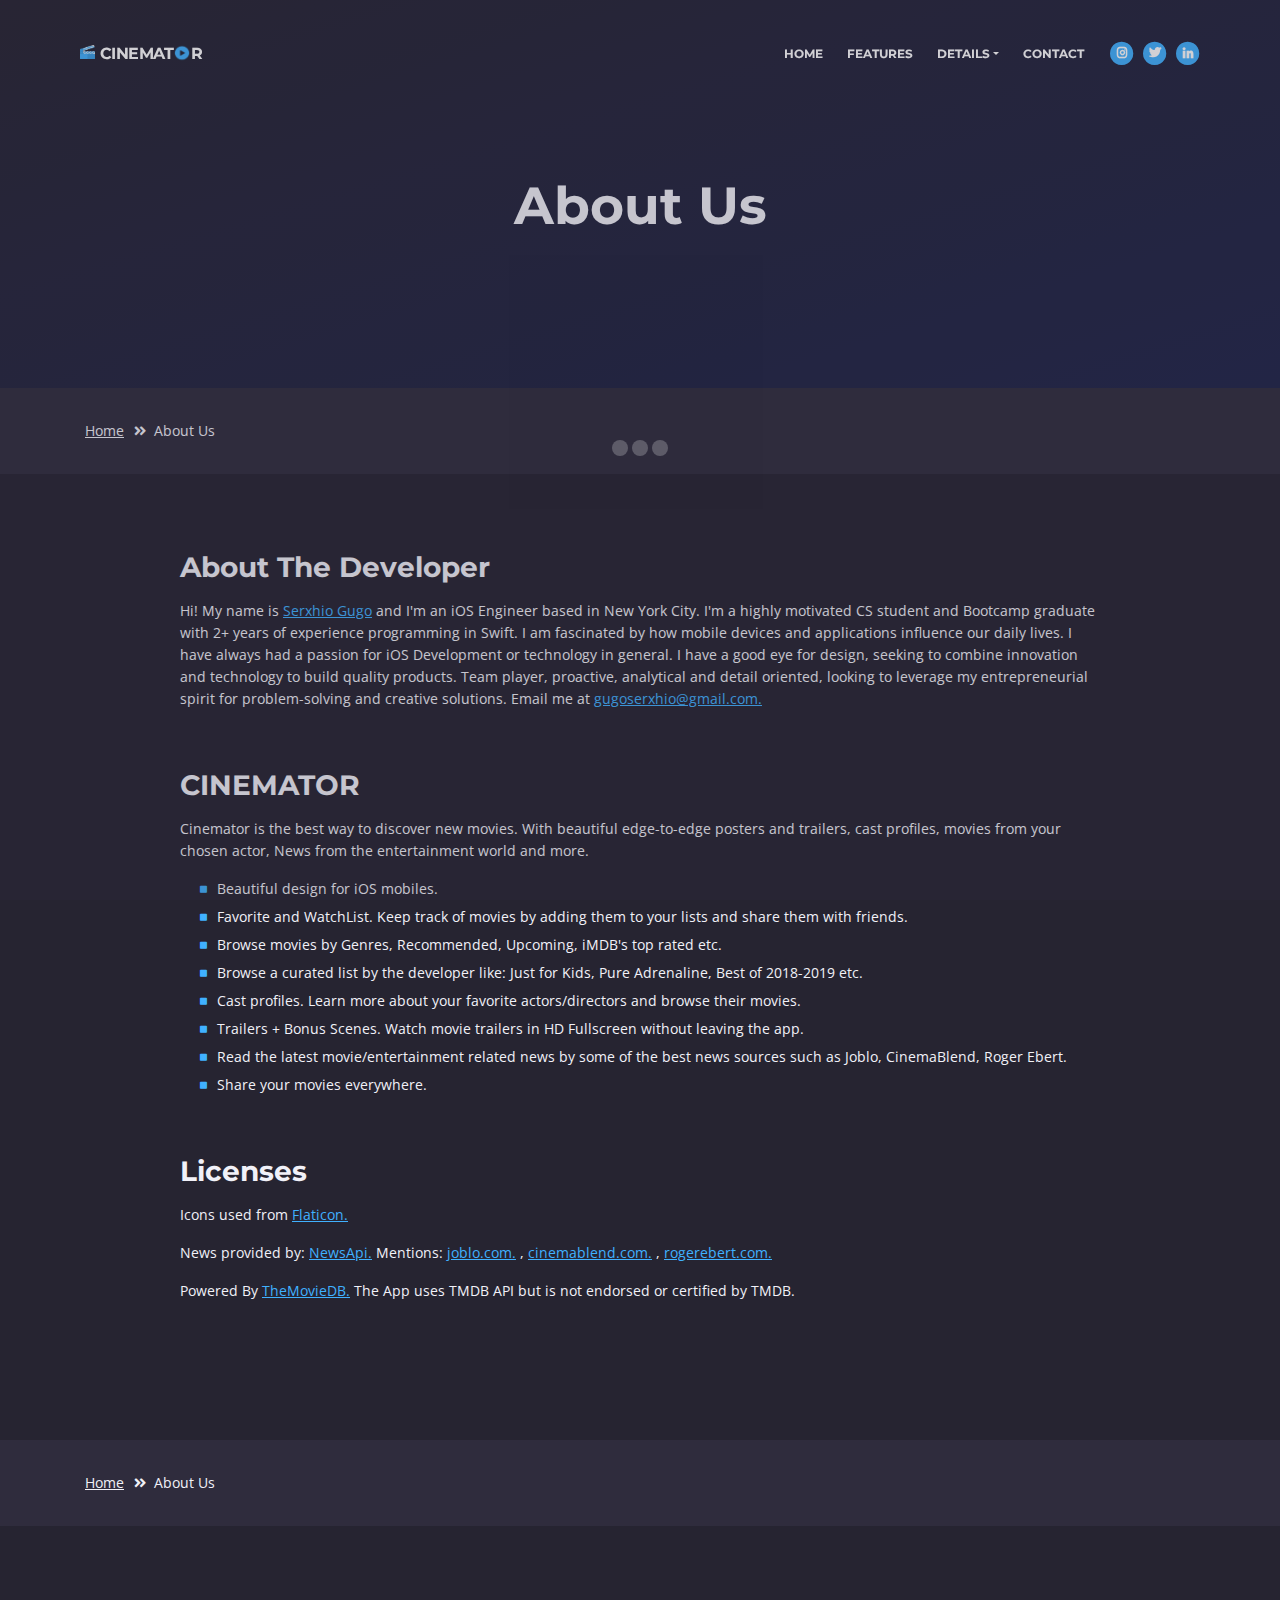
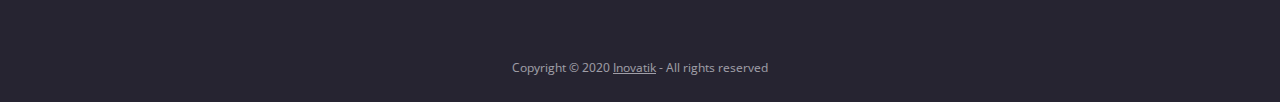
<file: terms-conditions.html>
<!DOCTYPE html>
<html lang="en">
<head>
    <meta charset="utf-8">
    <meta name="viewport" content="width=device-width, initial-scale=1, shrink-to-fit=no">
    
    <!-- SEO Meta Tags -->
    <meta name="description" content="Mobile app HTML landing page template to help you build a great online presence for your app which will convert visitors into users">
    <meta name="author" content="Inovatik">

    <!-- OG Meta Tags to improve the way the post looks when you share the page on LinkedIn, Facebook, Google+ -->
	<meta property="og:site_name" content="" /> <!-- website name -->
	<meta property="og:site" content="" /> <!-- website link -->
	<meta property="og:title" content=""/> <!-- title shown in the actual shared post -->
	<meta property="og:description" content="" /> <!-- description shown in the actual shared post -->
	<meta property="og:image" content="" /> <!-- image link, make sure it's jpg -->
	<meta property="og:url" content="" /> <!-- where do you want your post to link to -->
	<meta property="og:type" content="article" />

    <!-- Website Title -->
    <title>Cinemator | About Us</title>
    
    <!-- Styles -->
    <link href="https://fonts.googleapis.com/css?family=Open+Sans:300,300i,400,400i,600,600i,700,700i" rel="stylesheet">
    <link href="https://fonts.googleapis.com/css?family=Montserrat:600,700" rel="stylesheet">
    <link href="css/bootstrap.css" rel="stylesheet">
    <link href="css/fontawesome-all.css" rel="stylesheet">
    <link href="css/swiper.css" rel="stylesheet">
	<link href="css/magnific-popup.css" rel="stylesheet">
    <link href="css/styles.css" rel="stylesheet">
	
	<!-- Favicon  -->
    <link rel="icon" href="images/favicon.png">
</head>
<body data-spy="scroll" data-target=".fixed-top">
    
    <!-- Preloader -->
	<div class="spinner-wrapper">
        <div class="spinner">
            <div class="bounce1"></div>
            <div class="bounce2"></div>
            <div class="bounce3"></div>
        </div>
    </div>
    <!-- end of preloader -->
    

    <!-- Navigation -->
    <nav class="navbar navbar-expand-md navbar-dark navbar-custom fixed-top">
        <!-- Text Logo - Use this if you don't have a graphic logo -->
        <a class="navbar-brand logo-text page-scroll" href="index.html"><img src="images/cinemator-logo.png" width="15" style="position: relative; top: -2px;"> CINEMAT<img src="images/play.png" width="18" style="position: relative; top: -1px;" alt="">R</a>

        <!-- Image Logo -->
        <!-- <a class="navbar-brand logo-image" href="index.html"><img src="images/logo.svg" alt="alternative"></a>  -->
        
        <!-- Mobile Menu Toggle Button -->
        <button class="navbar-toggler" type="button" data-toggle="collapse" data-target="#navbarsExampleDefault" aria-controls="navbarsExampleDefault" aria-expanded="false" aria-label="Toggle navigation">
            <span class="navbar-toggler-awesome fas fa-bars"></span>
            <span class="navbar-toggler-awesome fas fa-times"></span>
        </button>
        <!-- end of mobile menu toggle button -->

        <div class="collapse navbar-collapse" id="navbarsExampleDefault">
            <ul class="navbar-nav ml-auto">
                <li class="nav-item">
                    <a class="nav-link page-scroll" href="index.html#header">HOME <span class="sr-only">(current)</span></a>
                </li>
                <li class="nav-item">
                    <a class="nav-link page-scroll" href="index.html#features">FEATURES</a>
                </li>
                <!-- <li class="nav-item">
                    <a class="nav-link page-scroll" href="index.html#preview">PREVIEW</a>
                </li> -->

                <!-- Dropdown Menu -->          
                <li class="nav-item dropdown">
                    <a class="nav-link dropdown-toggle page-scroll" href="index.html#details" id="navbarDropdown" role="button" aria-haspopup="true" aria-expanded="false">DETAILS</a>
                    <div class="dropdown-menu" aria-labelledby="navbarDropdown">
                        <a class="dropdown-item" href="terms-conditions.html"><span class="item-text">ABOUT US</span></a>
                        <div class="dropdown-items-divide-hr"></div>
                        <a class="dropdown-item" href="privacy-policy.html"><span class="item-text">PRIVACY POLICY</span></a>
                    </div>
                </li>
                <!-- end of dropdown menu -->

                <li class="nav-item">
                    <a class="nav-link page-scroll" href="index.html#contact">CONTACT</a>
                </li>
            </ul>
            <span class="nav-item social-icons">
                <span class="fa-stack">
                    <a href="https://www.instagram.com/cinemator_movies/" target="_blank">
                        <i class="fas fa-circle fa-stack-2x"></i>
                        <i class="fab fa-instagram fa-stack-1x" ></i>
                    </a>
                </span>
                <span class="fa-stack">
                    <a href="https://twitter.com/GugoSerxhio" target="_blank">
                        <i class="fas fa-circle fa-stack-2x"></i>
                        <i class="fab fa-twitter fa-stack-1x"></i>
                    </a>
                </span>
                <span class="fa-stack">
                    <a href="https://www.linkedin.com/in/serxhio-gugo/" target="_blank">
                    <i class="fas fa-circle fa-stack-2x"></i>
                    <i class="fab fa-linkedin-in fa-stack-1x"></i>
                </a>
                </span>
            </span>
        </div>
    </nav> <!-- end of navbar -->
    <!-- end of navigation -->


    <!-- Header -->
    <header id="header" class="ex-header">
        <div class="container">
            <div class="row">
                <div class="col-lg-12">
                    <h1>About Us</h1>
                </div> <!-- end of col -->
            </div> <!-- end of row -->
        </div> <!-- end of container -->
    </header> <!-- end of ex-header -->
    <!-- end of header -->


    <!-- Breadcrumbs -->
    <div class="ex-basic-1">
        <div class="container">
            <div class="row">
                <div class="col-lg-12">
                    <div class="breadcrumbs">
                        <a href="index.html">Home</a><i class="fa fa-angle-double-right"></i><span>About Us</span>
                    </div> <!-- end of breadcrumbs -->
                </div> <!-- end of col -->
            </div> <!-- end of row -->
        </div> <!-- end of container -->
    </div> <!-- end of ex-basic-1 -->
    <!-- end of breadcrumbs -->


    <!-- Terms Content -->
    <div class="ex-basic-2">
        <div class="container">
            <div class="row">
                <div class="col-lg-10 offset-lg-1">
                    <div class="text-container">
                        <h3>About The Developer</h3>
                        <p>Hi! My name is <a href="http://serxhiogugo.co" style="color: #40b1ff;" target="_blank">Serxhio Gugo</a> and 
                            I'm an iOS Engineer based in New York City. 
                            I'm a highly motivated CS student and Bootcamp graduate with 2+ years of experience programming in Swift.
                            I am fascinated by how mobile devices and applications influence our daily lives. I have always had a passion 
                            for iOS Development or technology in general. I have a good eye for design, seeking to combine innovation 
                            and technology to build quality products. Team player, proactive, analytical and detail oriented, looking to leverage my 
                            entrepreneurial spirit for problem-solving and creative solutions. Email me at <a href = "mailto: gugoserxhio@gmail.com" style="color: #40b1ff;">gugoserxhio@gmail.com.</a>
                        </p>                        
                    </div> <!-- end of text-container -->
                    
                    <div class="text-container">
                        <h3>CINEMATOR</h3>
                        <p>
                            Cinemator is the best way to discover new movies. With beautiful edge-to-edge posters and trailers, cast profiles,
                            movies from your chosen actor, News from the entertainment world and more.
                        </p>
                        <ul class="list-unstyled li-space-lg indent">
                            <li class="media">
                                <i class="fas fa-square"></i>
                                <div class="media-body">Beautiful design for iOS mobiles.</div>
                            </li>
                            <li class="media">
                                <i class="fas fa-square"></i>
                                <div class="media-body">Favorite and WatchList. Keep track of movies by adding them to your lists and share them with friends.</div>
                            </li>
                            <li class="media">
                                <i class="fas fa-square"></i>
                                <div class="media-body">Browse movies by Genres, Recommended, Upcoming, iMDB's top rated etc.</div>
                            </li>
                            <li class="media">
                                <i class="fas fa-square"></i>
                                <div class="media-body">Browse a curated list by the developer like: Just for Kids, Pure Adrenaline, Best of 2018-2019 etc. </div>
                            </li>
                            <li class="media">
                                <i class="fas fa-square"></i>
                                <div class="media-body">Cast profiles. Learn more about your favorite actors/directors and browse their movies.</div>
                            </li>
                            <li class="media">
                                <i class="fas fa-square"></i>
                                <div class="media-body">Trailers + Bonus Scenes. Watch movie trailers in HD Fullscreen without leaving the app.</div>
                            </li>
                            <li class="media">
                                <i class="fas fa-square"></i>
                                <div class="media-body">Read the latest movie/entertainment related news by some of the best news sources such as Joblo, CinemaBlend, Roger Ebert.</div>
                            </li>
                            <li class="media">
                                <i class="fas fa-square"></i>
                                <div class="media-body">Share your movies everywhere.</div>
                            </li>
                        </ul>
                    </div> <!-- end of text-container -->

                    <div class="text-container">
                        <h3>Licenses</h3>
                        <p>Icons used from  <a href="https://www.flaticon.com" style="color: #40b1ff;" target="_blank">Flaticon.</a></p>
                        <p>News provided by:  <a href="https://newsapi.org/" style="color: #40b1ff;" target="_blank">NewsApi.</a>
                        Mentions: <a href="https://joblo.com/" style="color: #40b1ff;" target="_blank">joblo.com.</a> ,
                        <a href="https://www.cinemablend.com/" style="color: #40b1ff;" target="_blank">cinemablend.com.</a> ,
                        <a href="https://www.rogerebert.com/" style="color: #40b1ff;" target="_blank">rogerebert.com.</a>
                        </p>
                        <p>Powered By <a href="https://www.themoviedb.org/" style="color: #40b1ff;" target="_blank">TheMovieDB.</a> The App uses TMDB API but is not endorsed or certified by TMDB.</p>
                    </div>
                     <!-- end of text-container -->

                    <!-- <div class="text-container">
                        <h3>Designer Membership And How It Applies</h3>
                        <p>By using any of the Services, or submitting or collecting any Personal Information via the Services, you consent to the collection, transfer, storage disclosure, and use of your Personal Information in the manner set out in this Privacy Policy. If you do not consent to the use of your Personal Information in these ways, please stop using the Services.</p>
                    </div> end of text-container -->
                    
                    <!-- <div class="text-container last">
                        <h3>Assets Used In The Live Preview Content</h3>
                        <p>Leno Landing Page uses tracking technology on the landing page, in the Applications, and in the Platforms, including mobile application identifiers and a unique Hootsuite user ID to help us recognize you across different Services, to monitor usage and web traffic routing for the Services, and to customize and improve the Services. By visiting Leno or using the Services you agree to the use of cookies in your browser and HTML-based emails. Cookies are small text files placed on your device when you visit a <a class="turquoise" href="#your-link">web site</a> in order to track use of the site and to improve your user experience.</p>
                        <a class="btn-outline-reg" href="index.html">BACK</a>
                    </div> end of text-container -->
                </div>
            </div> <!-- end of row -->
        </div> <!-- end of container -->
    </div> <!-- end of ex-basic -->
    <!-- end of terms content -->

    
    <!-- Breadcrumbs -->
    <div class="ex-basic-1">
        <div class="container">
            <div class="row">
                <div class="col-lg-12">
                    <div class="breadcrumbs">
                        <a href="index.html">Home</a><i class="fa fa-angle-double-right"></i><span>About Us</span>
                    </div> <!-- end of breadcrumbs -->
                </div> <!-- end of col -->
            </div> <!-- end of row -->
        </div> <!-- end of container -->
    </div> <!-- end of ex-basic-1 -->
    <!-- end of breadcrumbs -->


    <!-- Footer -->
    <div class="footer">
        <div class="container">
            <div class="row">
                <div class="col-md-4">
                    <!-- <div class="footer-col middle">
                        <h4>About Leno</h4>
                        <p>We're passionate about creating the best mobile apps for personal development</p>
                    </div> -->
                </div> <!-- end of col -->
                <!-- <div class="col-md-4">
                    <div class="footer-col ">
                        
                    </div>
                </div> end of col -->
                <div class="col-md-4 middle">
                    <div class="footer-col">
                        <!-- <h4>Social Media</h4> -->
                        <!-- <span class="fa-stack">
                            <a href="#your-link">
                                <i class="fas fa-circle fa-stack-2x"></i>
                                <i class="fab fa-facebook-f fa-stack-1x"></i>
                            </a>
                        </span> -->
                        <!-- <span class="fa-stack">
                            <a href="https://twitter.com/GugoSerxhio" target="_blank">
                                <i class="fas fa-circle fa-stack-2x"></i>
                                <i class="fab fa-twitter fa-stack-1x"></i>
                            </a>
                        </span> -->
                        <!-- <span class="fa-stack">
                            <a href="#your-link">
                                <i class="fas fa-circle fa-stack-2x"></i>
                                <i class="fab fa-google-plus-g fa-stack-1x"></i>
                            </a>
                        </span> -->
                        <!-- <span class="fa-stack">
                            <a href="https://www.instagram.com/cinemator_movies/" target="_blank">
                                <i class="fas fa-circle fa-stack-2x"></i>
                                <i class="fab fa-instagram fa-stack-1x"></i>
                            </a>
                        </span>
                        <span class="fa-stack">
                            <a href="https://www.linkedin.com/in/serxhio-gugo/" target="_blank">
                                <i class="fas fa-circle fa-stack-2x"></i>
                                <i class="fab fa-linkedin-in fa-stack-1x"></i>
                            </a>
                        </span> -->
                    </div> 
                </div> <!-- end of col -->
            </div> <!-- end of row -->
        </div> <!-- end of container -->
    </div> <!-- end of footer -->  
    <!-- end of footer -->

    <!-- Copyright -->
    <div class="copyright">
        <div class="container">
            <div class="row">
                <div class="col-lg-12">
                    <p class="p-small">Copyright © 2020 <a href="https://inovatik.com">Inovatik</a> - All rights reserved</p>
                </div> <!-- end of col -->
            </div> <!-- enf of row -->
        </div> <!-- end of container -->
    </div> <!-- end of copyright --> 
    <!-- end of copyright -->

	
    <!-- Scripts -->
    <script src="js/jquery.min.js"></script> <!-- jQuery for Bootstrap's JavaScript plugins -->
    <script src="js/popper.min.js"></script> <!-- Popper tooltip library for Bootstrap -->
    <script src="js/bootstrap.min.js"></script> <!-- Bootstrap framework -->
    <script src="js/jquery.easing.min.js"></script> <!-- jQuery Easing for smooth scrolling between anchors -->
    <script src="js/swiper.min.js"></script> <!-- Swiper for image and text sliders -->
    <script src="js/jquery.magnific-popup.js"></script> <!-- Magnific Popup for lightboxes -->
    <script src="js/morphext.min.js"></script> <!-- Morphtext rotating text in the header -->
    <script src="js/validator.min.js"></script> <!-- Validator.js - Bootstrap plugin that validates forms -->
    <script src="js/scripts.js"></script> <!-- Custom scripts -->
</body>
</html>
</file>
<file: css/styles.css>
/* Template: Leno - Mobile App HTML Landing Page Template
   Author: Inovatik
   Created: Mar 2019
   Description: Master CSS file
*/

/*****************************************
Table Of Contents:

01. General Styles
02. Preloader
03. Navigation
04. Header
05. Features
06. Video
07. Details 1
08. Details 2
09. Details Lightboxes
10. Screenshots
11. Download
12. Statistics
13. Contact
14. Footer
15. Copyright
16. Back To Top Button
17. Extra Pages
18. Media Queries
******************************************/

/*****************************************
Colors:

- Text, navbar links - white #f1f1f8
- Buttons, bullets, icons - turquoise #40b1ff
- Navbar - navy #4633af
- Backgrounds - dark denim #262431
- Backgrounds - denim #2f2c3d
******************************************/


/******************************/
/*     01. General Styles     */
/******************************/
body,
html {
    width: 100%;
	height: 100%;
}

body, p {
	color: #f1f1f8; 
	font: 400 0.875rem/1.375rem "Open Sans", sans-serif;
}

.p-large {
	color: #f1f1f8;
	font: 400 1rem/1.5rem "Open Sans", sans-serif;
}

.p-small {
	color: #f1f1f8;
	font: 400 0.75rem/1.25rem "Open Sans", sans-serif;
}

.p-heading {
	margin-bottom: 3.75rem;
	text-align: center;
}

.li-space-lg li {
	margin-bottom: 0.375rem;
}

.indent {
	padding-left: 1.25rem;
}

h1 {
	color: #f1f1f8;
	font: 700 2.5rem/2.875rem "Montserrat", sans-serif;
}

h2 {
	color: #f1f1f8;
	font: 700 2.25rem/2.75rem "Montserrat", sans-serif;
}

h3 {
	color: #f1f1f8;
	font: 700 1.75rem/2.125rem "Montserrat", sans-serif;
}

h4 {
	color: #f1f1f8;
	font: 700 1.375rem/1.75rem "Montserrat", sans-serif;
}

h5 {
	color: #f1f1f8;
	font: 700 1.125rem/1.625rem "Montserrat", sans-serif;
}

h6 {
	color: #f1f1f8;
	font: 700 1rem/1.5rem "Montserrat", sans-serif;
}

a {
	color: #f1f1f8;
	text-decoration: underline;
}

a:hover {
	color: #f1f1f8;
	text-decoration: underline;
}

a.turquoise {
	color: #40b1ff;
}

a.white {
	color: #fff;
}

.testimonial-text {
	font: italic 400 1rem/1.5rem "Open Sans", sans-serif;
}

.testimonial-author {
	font: 700 1rem/1.5rem "Montserrat", sans-serif;
}

.btn-solid-reg {
	display: inline-block;
	padding: 1.1875rem 2.125rem 1.1875rem 2.125rem;
	border: 0.125rem solid #40b1ff;
	border-radius: 2rem;
	background-color: #40b1ff;
	color: #fff;
	font: 700 0.75rem/0 "Montserrat", sans-serif;
	text-decoration: none;
	transition: all 0.2s ease;
}

.btn-solid-reg:hover {
	background-color: transparent;
	color: #40b1ff;
	text-decoration: none;
}

.btn-solid-lg {
	display: inline-block;
	padding: 1.375rem 2.625rem 1.375rem 2.625rem;
	border: 0.125rem solid #40b1ff;
	border-radius: 2rem;
	background-color: #40b1ff;
	color: #fff;
	font: 700 0.75rem/0 "Montserrat", sans-serif;
	text-decoration: none;
	transition: all 0.2s ease;
}

.btn-solid-lg:hover {
	background-color: transparent;
	color: #40b1ff;
	text-decoration: none;
}

.btn-solid-lg .fab {
	margin-right: 0.5rem;
	font-size: 1.25rem;
	line-height: 0;
	vertical-align: top;
}

.btn-solid-lg .fab.fa-google-play {
	font-size: 1rem;
}

.btn-outline-reg {
	display: inline-block;
	padding: 1.1875rem 2.125rem 1.1875rem 2.125rem;
	border: 0.125rem solid #40b1ff;
	border-radius: 2rem;
	background-color: transparent;
	color: #40b1ff;
	font: 700 0.75rem/0 "Montserrat", sans-serif;
	text-decoration: none;
	transition: all 0.2s ease;
}

.btn-outline-reg:hover {
	background-color: #40b1ff;
	color: #fff;
	text-decoration: none;
}

.btn-outline-lg {
	display: inline-block;
	padding: 1.375rem 2.625rem 1.375rem 2.625rem;
	border: 0.125rem solid #40b1ff;
	border-radius: 2rem;
	background-color: transparent;
	color: #40b1ff;
	font: 700 0.75rem/0 "Montserrat", sans-serif;
	text-decoration: none;
	transition: all 0.2s ease;
}

.btn-outline-lg:hover {
	background-color: #40b1ff;
	color: #fff;
	text-decoration: none;
}

.btn-outline-sm {
	display: inline-block;
	padding: 1rem 1.625rem 0.875rem 1.625rem;
	border: 0.125rem solid #40b1ff;
	border-radius: 2rem;
	background-color: transparent;
	color: #40b1ff;
	font: 700 0.625rem/0 "Montserrat", sans-serif;
	text-decoration: none;
	transition: all 0.2s ease;
}

.btn-outline-sm:hover {
	background-color: #40b1ff;
	color: #fff;
	text-decoration: none;
}

.form-group {
	position: relative;
	margin-bottom: 1.25rem;
}

.form-group.has-error.has-danger {
	margin-bottom: 0.625rem;
}

.form-group.has-error.has-danger .help-block.with-errors ul {
	margin-top: 0.375rem;
}

.label-control {
	position: absolute;
	top: 0.87rem;
	left: 1.375rem;
	color: #f1f1f8;
	opacity: 1;
	font: 400 0.875rem/1.375rem "Open Sans", sans-serif;
	cursor: text;
	transition: all 0.2s ease;
}

/* IE10+ hack to solve lower label text position compared to the rest of the browsers */
@media screen and (-ms-high-contrast: active), screen and (-ms-high-contrast: none) {  
	.label-control {
		top: 0.9375rem;
	}
}

.form-control-input:focus + .label-control,
.form-control-input.notEmpty + .label-control,
.form-control-textarea:focus + .label-control,
.form-control-textarea.notEmpty + .label-control {
	top: 0.125rem;
	opacity: 1;
	font-size: 0.75rem;
	font-weight: 700;
}

.form-control-input,
.form-control-select {
	display: block; /* needed for proper display of the label in Firefox, IE, Edge */
	width: 100%;
	padding-top: 1.0625rem;
	padding-bottom: 0.0625rem;
	padding-left: 1.3125rem;
	border: 1px solid #9791ae;
	border-radius: 0.25rem;
	background-color: #413d52;
	color: #f1f1f8;
	font: 400 0.875rem/1.875rem "Open Sans", sans-serif;
	transition: all 0.2s ease;
	-webkit-appearance: none; /* removes inner shadow on form inputs on ios safari */
}

.form-control-select {
	padding-top: 0.5rem;
	padding-bottom: 0.5rem;
	height: 3rem;
}

/* IE10+ hack to solve lower label text position compared to the rest of the browsers */
@media screen and (-ms-high-contrast: active), screen and (-ms-high-contrast: none) {  
	.form-control-input {
		padding-top: 1.25rem;
		padding-bottom: 0.75rem;
		line-height: 1.75rem;
	}

	.form-control-select {
		padding-top: 0.875rem;
		padding-bottom: 0.75rem;
		height: 3.125rem;
		line-height: 2.125rem;
	}
}

select {
    /* you should keep these first rules in place to maintain cross-browser behavior */
    -webkit-appearance: none;
	-moz-appearance: none;
	-ms-appearance: none;
    -o-appearance: none;
    appearance: none;
    background-image: url('../images/down-arrow.png');
    background-position: 96% 50%;
    background-repeat: no-repeat;
    outline: none;
}

select::-ms-expand {
    display: none; /* removes the ugly default down arrow on select form field in IE11 */
}

.form-control-textarea {
	display: block; /* used to eliminate a bottom gap difference between Chrome and IE/FF */
	width: 100%;
	height: 8rem; /* used instead of html rows to normalize height between Chrome and IE/FF */
	padding-top: 1.25rem;
	padding-left: 1.3125rem;
	border: 1px solid #9791ae;
	border-radius: 0.25rem;
	background-color: #413d52;
	color: #f1f1f8;
	font: 400 0.875rem/1.75rem "Open Sans", sans-serif;
	transition: all 0.2s ease;
}

.form-control-input:focus,
.form-control-select:focus,
.form-control-textarea:focus {
	border: 1px solid #f1f1f8;
	outline: none; /* Removes blue border on focus */
}

.form-control-input:hover,
.form-control-select:hover,
.form-control-textarea:hover {
	border: 1px solid #f1f1f8;
}

.checkbox {
	font: 400 0.75rem/1.25rem "Open Sans", sans-serif;
}

input[type='checkbox'] {
	vertical-align: -15%;
	margin-right: 0.375rem;
}

/* IE10+ hack to raise checkbox field position compared to the rest of the browsers */
@media screen and (-ms-high-contrast: active), screen and (-ms-high-contrast: none) {  
	input[type='checkbox'] {
		vertical-align: -9%;
	}
}

.form-control-submit-button {
	display: inline-block;
	width: 100%;
	height: 3.125rem;
	border: 1px solid #40b1ff;
	border-radius: 1.5rem;
	background-color: #40b1ff;
	color: #fff;
	font: 700 0.75rem/1.75rem "Montserrat", sans-serif;
	cursor: pointer;
	transition: all 0.2s ease;
}

.form-control-submit-button:hover {
	background-color: transparent;
	color: #40b1ff;
}

/* Form Success And Error Message Formatting */
#cmsgSubmit.h3.text-center.tada.animated,
#pmsgSubmit.h3.text-center.tada.animated,
#cmsgSubmit.h3.text-center,
#pmsgSubmit.h3.text-center {
	display: block;
	margin-bottom: 0;
	color: #f1f1f8;
	font: 400 1.125rem/1rem "Open Sans", sans-serif;
}

.help-block.with-errors .list-unstyled {
	color: #f1f1f8;
	font-size: 0.75rem;
	line-height: 1.125rem;
	text-align: left;
}

.help-block.with-errors ul {
	margin-bottom: 0;
}
/* end of form success and error message formatting */

/* Form Success And Error Message Animation - Animate.css */
@-webkit-keyframes tada {
	from {
		-webkit-transform: scale3d(1, 1, 1);
		-ms-transform: scale3d(1, 1, 1);
		transform: scale3d(1, 1, 1);
	}
	10%, 20% {
		-webkit-transform: scale3d(.9, .9, .9) rotate3d(0, 0, 1, -3deg);
		-ms-transform: scale3d(.9, .9, .9) rotate3d(0, 0, 1, -3deg);
		transform: scale3d(.9, .9, .9) rotate3d(0, 0, 1, -3deg);
	}
	30%, 50%, 70%, 90% {
		-webkit-transform: scale3d(1.1, 1.1, 1.1) rotate3d(0, 0, 1, 3deg);
		-ms-transform: scale3d(1.1, 1.1, 1.1) rotate3d(0, 0, 1, 3deg);
		transform: scale3d(1.1, 1.1, 1.1) rotate3d(0, 0, 1, 3deg);
	}
	40%, 60%, 80% {
		-webkit-transform: scale3d(1.1, 1.1, 1.1) rotate3d(0, 0, 1, -3deg);
		-ms-transform: scale3d(1.1, 1.1, 1.1) rotate3d(0, 0, 1, -3deg);
		transform: scale3d(1.1, 1.1, 1.1) rotate3d(0, 0, 1, -3deg);
	}
	to {
		-webkit-transform: scale3d(1, 1, 1);
		-ms-transform: scale3d(1, 1, 1);
		transform: scale3d(1, 1, 1);
	}
}

@keyframes tada {
	from {
		-webkit-transform: scale3d(1, 1, 1);
		-ms-transform: scale3d(1, 1, 1);
		transform: scale3d(1, 1, 1);
	}
	10%, 20% {
		-webkit-transform: scale3d(.9, .9, .9) rotate3d(0, 0, 1, -3deg);
		-ms-transform: scale3d(.9, .9, .9) rotate3d(0, 0, 1, -3deg);
		transform: scale3d(.9, .9, .9) rotate3d(0, 0, 1, -3deg);
	}
	30%, 50%, 70%, 90% {
		-webkit-transform: scale3d(1.1, 1.1, 1.1) rotate3d(0, 0, 1, 3deg);
		-ms-transform: scale3d(1.1, 1.1, 1.1) rotate3d(0, 0, 1, 3deg);
		transform: scale3d(1.1, 1.1, 1.1) rotate3d(0, 0, 1, 3deg);
	}
	40%, 60%, 80% {
		-webkit-transform: scale3d(1.1, 1.1, 1.1) rotate3d(0, 0, 1, -3deg);
		-ms-transform: scale3d(1.1, 1.1, 1.1) rotate3d(0, 0, 1, -3deg);
		transform: scale3d(1.1, 1.1, 1.1) rotate3d(0, 0, 1, -3deg);
	}
	to {
		-webkit-transform: scale3d(1, 1, 1);
		-ms-transform: scale3d(1, 1, 1);
		transform: scale3d(1, 1, 1);
	}
}

.tada {
	-webkit-animation-name: tada;
	animation-name: tada;
}

.animated {
	-webkit-animation-duration: 1s;
	animation-duration: 1s;
	-webkit-animation-fill-mode: both;
	animation-fill-mode: both;
}
/* end of form success and error message animation - Animate.css */

/* Fade-move Animation For Lightbox - Magnific Popup */
/* at start */
.my-mfp-slide-bottom .zoom-anim-dialog {
	opacity: 0;
	transition: all 0.2s ease-out;
	-webkit-transform: translateY(-1.25rem) perspective(37.5rem) rotateX(10deg);
	-ms-transform: translateY(-1.25rem) perspective(37.5rem) rotateX(10deg);
	transform: translateY(-1.25rem) perspective(37.5rem) rotateX(10deg);
}

/* animate in */
.my-mfp-slide-bottom.mfp-ready .zoom-anim-dialog {
	opacity: 1;
	-webkit-transform: translateY(0) perspective(37.5rem) rotateX(0); 
	-ms-transform: translateY(0) perspective(37.5rem) rotateX(0); 
	transform: translateY(0) perspective(37.5rem) rotateX(0); 
}

/* animate out */
.my-mfp-slide-bottom.mfp-removing .zoom-anim-dialog {
	opacity: 0;
	-webkit-transform: translateY(-0.625rem) perspective(37.5rem) rotateX(10deg); 
	-ms-transform: translateY(-0.625rem) perspective(37.5rem) rotateX(10deg); 
	transform: translateY(-0.625rem) perspective(37.5rem) rotateX(10deg); 
}

/* dark overlay, start state */
.my-mfp-slide-bottom.mfp-bg {
	opacity: 0;
	transition: opacity 0.2s ease-out;
}

/* animate in */
.my-mfp-slide-bottom.mfp-ready.mfp-bg {
	opacity: 0.8;
}
/* animate out */
.my-mfp-slide-bottom.mfp-removing.mfp-bg {
	opacity: 0;
}
/* end of fade-move animation for lightbox - magnific popup */

/* Fade Animation For Image Slider - Magnific Popup */
@-webkit-keyframes fadeIn {
	from {
		opacity: 0;
	}
	to {
		opacity: 1;
	}
}

@keyframes fadeIn {
	from {
		opacity: 0;
	}
	to {
		opacity: 1;
	}
}

.fadeIn {
	-webkit-animation: fadeIn 0.6s;
	animation: fadeIn 0.6s;
}

@-webkit-keyframes fadeOut {
	from {
		opacity: 1;
	}
	to {
		opacity: 0;
	}
}

@keyframes fadeOut {
	from {
		opacity: 1;
	}
	to {
		opacity: 0;
	}
}

.fadeOut {
	-webkit-animation: fadeOut 0.8s;
	animation: fadeOut 0.8s;
}
/* end of fade animation for image slider - magnific popup */


/*************************/
/*     02. Preloader     */
/*************************/
.spinner-wrapper {
	position: fixed;
	z-index: 999999;
	top: 0;
	right: 0;
	bottom: 0;
	left: 0;
	background: #2f2c3d;
}

.spinner {
	position: absolute;
	top: 50%; /* centers the loading animation vertically one the screen */
	left: 50%; /* centers the loading animation horizontally one the screen */
	width: 3.75rem;
	height: 1.25rem;
	margin: -0.625rem 0 0 -1.875rem; /* is width and height divided by two */ 
	text-align: center;
}

.spinner > div {
	display: inline-block;
	width: 1rem;
	height: 1rem;
	border-radius: 100%;
	background-color: #fff;
	-webkit-animation: sk-bouncedelay 1.4s infinite ease-in-out both;
	animation: sk-bouncedelay 1.4s infinite ease-in-out both;
}

.spinner .bounce1 {
	-webkit-animation-delay: -0.32s;
	animation-delay: -0.32s;
}

.spinner .bounce2 {
	-webkit-animation-delay: -0.16s;
	animation-delay: -0.16s;
}

@-webkit-keyframes sk-bouncedelay {
	0%, 80%, 100% { -webkit-transform: scale(0); }
	40% { -webkit-transform: scale(1.0); }
}

@keyframes sk-bouncedelay {
	0%, 80%, 100% { 
		-webkit-transform: scale(0);
		-ms-transform: scale(0);
		transform: scale(0);
	} 40% { 
		-webkit-transform: scale(1.0);
		-ms-transform: scale(1.0);
		transform: scale(1.0);
	}
}


/**************************/
/*     03. Navigation     */
/**************************/
.navbar-custom {
	background-color: #1e2448;
	box-shadow: 0 0.0625rem 0.375rem 0 rgba(0, 0, 0, 0.1);
	font: 700 0.75rem/2rem "Montserrat", sans-serif;
	transition: all 0.2s ease;
}

.navbar-custom .navbar-brand.logo-image img {
    width: 113px;
	height: 34px;
	margin-bottom: 1px;
	-webkit-backface-visibility: hidden;
}

.navbar-custom .navbar-brand.logo-text {
	font: 700 1rem/1rem "Montserrat", sans-serif;
	color: #fff;
	letter-spacing: -0.5px;
	text-decoration: none;
}

.navbar-custom .navbar-nav {
	margin-top: 0.75rem;
}

.navbar-custom .nav-item .nav-link {
	padding: 0 0.75rem 0 0.75rem;
	color: #fff;
	text-decoration: none;
	transition: all 0.2s ease;
}

.navbar-custom .nav-item .nav-link:hover,
.navbar-custom .nav-item .nav-link.active {
	color: #40b1ff;
}

/* Dropdown Menu */
.navbar-custom .dropdown:hover > .dropdown-menu {
	display: block; /* this makes the dropdown menu stay open while hovering it */
	min-width: auto;
	animation: fadeDropdown 0.2s; /* required for the fade animation */
}

@keyframes fadeDropdown {
    0% {
        opacity: 0;
    }

    100% {
        opacity: 1;
    }
}

.navbar-custom .dropdown-toggle:focus { /* removes dropdown outline on focus  */
	outline: 0;
}

.navbar-custom .dropdown-menu {
	margin-top: 0;
	border: none;
	border-radius: 0.25rem;
	background-color: #131931;
}

.navbar-custom .dropdown-item {
	color: #fff;
	text-decoration: none;
}

.navbar-custom .dropdown-item:hover {
	background-color: #1e2448;
}

.navbar-custom .dropdown-item .item-text {
	font: 700 0.75rem/1.5rem "Montserrat", sans-serif;
}

.navbar-custom .dropdown-item:hover .item-text {
	color: #40b1ff;
}

.navbar-custom .dropdown-items-divide-hr {
	width: 100%;
	height: 1px;
	margin: 0.25rem auto 0.25rem auto;
	border: none;
	background-color: #b5bcc4;
	opacity: 0.2;
}
/* end of dropdown menu */

.navbar-custom .social-icons {
	display: none;
}

.navbar-custom .navbar-toggler {
	border: none;
	color: #fff;
	font-size: 2rem;
}

.navbar-custom button[aria-expanded='false'] .navbar-toggler-awesome.fas.fa-times{
	display: none;
}

.navbar-custom button[aria-expanded='false'] .navbar-toggler-awesome.fas.fa-bars{
	display: inline-block;
}

.navbar-custom button[aria-expanded='true'] .navbar-toggler-awesome.fas.fa-bars{
	display: none;
}

.navbar-custom button[aria-expanded='true'] .navbar-toggler-awesome.fas.fa-times{
	display: inline-block;
	margin-right: 0.125rem;
}


/*********************/
/*    04. Header     */
/*********************/
.header {
	background: linear-gradient(to bottom right, rgba(72, 72, 212, 0), rgba(241, 104, 104, 0)), url('../images/header-background.jpg') center center no-repeat;
	background-size: cover;
}

.header .header-content {
	padding-top: 8.5rem;
	padding-bottom: 7rem;
	text-align: center;
}

.header .text-container {
	margin-bottom: 3rem;
}

.header h1 {
	margin-bottom: 1rem;
}

.header #js-rotating {
	color: #40e0ee;
}

.header .p-large {
	margin-bottom: 2rem;
}

.header .btn-solid-lg {
	margin-right: 0.5rem;
	margin-bottom: 1.25rem;
}


/****************************/
/*     05. Testimonials     */
/****************************/
.slider-1 {
	padding-top: 6.875rem;
	padding-bottom: 6.375rem;
	background-color: #262431;
}

.slider-1 .slider-container {
	position: relative;
}

.slider-1 .swiper-container {
	position: static;
	width: 90%;
	text-align: center;
}

.slider-1 .swiper-button-prev:focus,
.slider-1 .swiper-button-next:focus {
	/* even if you can't see it chrome you can see it on mobile device */
	outline: none;
}

.slider-1 .swiper-button-prev {
	left: -0.5rem;
	background-image: url("data:image/svg+xml;charset=utf-8,%3Csvg%20xmlns%3D'http%3A%2F%2Fwww.w3.org%2F2000%2Fsvg'%20viewBox%3D'0%200%2028%2044'%3E%3Cpath%20d%3D'M0%2C22L22%2C0l2.1%2C2.1L4.2%2C22l19.9%2C19.9L22%2C44L0%2C22L0%2C22L0%2C22z'%20fill%3D'%23f1f1f8'%2F%3E%3C%2Fsvg%3E");
	background-size: 1.125rem 1.75rem;
}

.slider-1 .swiper-button-next {
	right: -0.5rem;
	background-image: url("data:image/svg+xml;charset=utf-8,%3Csvg%20xmlns%3D'http%3A%2F%2Fwww.w3.org%2F2000%2Fsvg'%20viewBox%3D'0%200%2028%2044'%3E%3Cpath%20d%3D'M27%2C22L27%2C22L5%2C44l-2.1-2.1L22.8%2C22L2.9%2C2.1L5%2C0L27%2C22L27%2C22z'%20fill%3D'%23f1f1f8'%2F%3E%3C%2Fsvg%3E");
	background-size: 1.125rem 1.75rem;
}

.slider-1 .card {
	position: relative;
	border: none;
	background-color: transparent;
}

.slider-1 .card-image {
	width: 6rem;
	height: 6rem;
	margin-right: auto;
	margin-bottom: 0.25rem;
	margin-left: auto;
	border-radius: 50%;
}

.slider-1 .card-body {
	padding-bottom: 0;
}

.slider-1 .testimonial-author {
	margin-bottom: 0;
}


/************************/
/*     05. Features     */
/************************/
.tabs {
	padding-top: 6.5rem;
	padding-bottom: 4.25rem;
	background-color: #2f2c3d;
}

.tabs h2 {
	margin-bottom: 1.125rem;
	text-align: center;
}

.tabs .p-heading {
	margin-bottom: 3.125rem;
}

.tabs .nav-tabs {
	margin-right: auto;
	margin-bottom: 2.5rem;
	margin-left: auto;
	justify-content: center;
	border-bottom: none;
}

.tabs .nav-link {
	margin-bottom: 1rem;
	padding: 0.5rem 1.375rem 0.25rem 1.375rem;
	border: none;
	border-bottom: 0.1875rem solid #f1f1f8;
	border-radius: 0;
	color: #f1f1f8;
	font: 700 1rem/1.75rem "Montserrat", sans-serif;
	text-decoration: none;
	transition: all 0.2s ease;
}

.tabs .nav-link.active,
.tabs .nav-link:hover {
	border-bottom: 0.1875rem solid #40b1ff;
	background-color: transparent;
	color: #40b1ff;
}

.tabs .nav-link .fas {
	margin-right: 0.375rem;
	font-size: 1rem;
}

.tabs .tab-content {
	width: 100%; /* for proper display in IE11 */
}

.tabs .card {
	border: none;
	background: transparent;
}

.tabs .card-body {
	padding: 1rem 0 1.25rem 0;
}

.tabs .card-title {
	margin-bottom: 0.5rem;
}

.tabs .card .card-icon {
	display: inline-block;
	width: 3.5rem;
	height: 3.5rem;
	border-radius: 50%;
	background-color: #40b1ff;
	text-align: center;
	vertical-align: top;
}

.tabs .card .card-icon .fas,
.tabs .card .card-icon .far {
	color: #fff;
	font-size: 1.75rem;
	line-height: 3.5rem;
}

.tabs #tab-1 .card.left-pane .text-wrapper {
	display: inline-block;
	width: 75%;
}

.tabs #tab-1 .card.left-pane .card-icon {
	float: left;
	margin-right: 1rem;
}

.tabs #tab-1 img {
	display: block;
	margin: 2rem auto 3rem auto;
}

.tabs #tab-1 .card.right-pane .text-wrapper {
	display: inline-block;
	width: 75%;
}

.tabs #tab-1 .card.right-pane .card-icon {
	margin-right: 1rem;
}

.tabs #tab-2 img {
	display: block;
	margin: 0 auto 2rem auto;
}

.tabs #tab-2 .text-area {
	margin-top: 1.5rem;
}

.tabs #tab-2 h3 {
	margin-bottom: 0.75rem;
}

.tabs #tab-2 .icon-cards-area {
	margin-top: 2.5rem;
}

.tabs #tab-2 .icon-cards-area .card {
	width: 100%; /* for proper display in IE11 */
}

.tabs #tab-3 .icon-cards-area .card {
	width: 100%; /* for proper display in IE11 */
}

.tabs #tab-3 .text-area {
	margin-top: 0.75rem;
	margin-bottom: 4rem;
}

.tabs #tab-3 h3 {
	margin-bottom: 0.75rem;
}

.tabs #tab-3 img {
	margin: 0 auto 3rem auto;
}


/*********************/
/*     06. Video     */
/*********************/
.basic-1 {
	padding-top: 6.375rem;
	padding-bottom: 6.875rem;
	background: url('../images/video-background.jpg') center center no-repeat;
	background-size: cover; 
}

.basic-1 h2 {
	margin-bottom: 1.125rem;
	text-align: center;
}

.basic-1 .p-heading {
	margin-bottom: 4rem;
	text-align: center;
}

.basic-1 .image-container img {
	border-radius: 0.375rem;
}

.basic-1 .video-wrapper {
	position: relative;
}

/* Video Play Button */
.basic-1 .video-play-button {
	position: absolute;
	z-index: 10;
	top: 50%;
	left: 50%;
	display: block;
	box-sizing: content-box;
	width: 2rem;
	height: 2.75rem;
	padding: 1.125rem 1.25rem 1.125rem 1.75rem;
	border-radius: 50%;
	-webkit-transform: translateX(-50%) translateY(-50%);
	-ms-transform: translateX(-50%) translateY(-50%);
	transform: translateX(-50%) translateY(-50%);
}
  
.basic-1 .video-play-button:before {
	content: "";
	position: absolute;
	z-index: 0;
	top: 50%;
	left: 50%;
	display: block;
	width: 4.75rem;
	height: 4.75rem;
	border-radius: 50%;
	background: #4eaaff;
	animation: pulse-border 1500ms ease-out infinite;
	-webkit-transform: translateX(-50%) translateY(-50%);
	-ms-transform: translateX(-50%) translateY(-50%);
	transform: translateX(-50%) translateY(-50%);
}
  
.basic-1 .video-play-button:after {
	content: "";
	position: absolute;
	z-index: 1;
	top: 50%;
	left: 50%;
	display: block;
	width: 4.375rem;
	height: 4.375rem;
	border-radius: 50%;
	background: #4eaaff;
	transition: all 200ms;
	-webkit-transform: translateX(-50%) translateY(-50%);
	-ms-transform: translateX(-50%) translateY(-50%);
	transform: translateX(-50%) translateY(-50%);
}
  
.basic-1 .video-play-button span {
	position: relative;
	display: block;
	z-index: 3;
	top: 0.375rem;
	left: 0.25rem;
	width: 0;
	height: 0;
	border-left: 1.625rem solid #fff;
	border-top: 1rem solid transparent;
	border-bottom: 1rem solid transparent;
}
  
@keyframes pulse-border {
	0% {
		transform: translateX(-50%) translateY(-50%) translateZ(0) scale(1);
		opacity: 1;
	}
	100% {
		transform: translateX(-50%) translateY(-50%) translateZ(0) scale(1.5);
		opacity: 0;
	}
}
/* end of video play button */  


/*************************/
/*     07. Details 1     */
/*************************/
.basic-2 {
	padding-top: 8rem;
	padding-bottom: 3.5rem;
	background-color: #262431;
}

.basic-2 img {
	margin-bottom: 3.5rem;
}

.basic-2 h3 {
	margin-bottom: 1.125rem;
}

.basic-2 .btn-solid-reg {
	margin-top: 0.5rem;
}


/*************************/
/*     08. Details 2     */
/*************************/
.basic-3 {
	padding-top: 3.5rem;
	padding-bottom: 7.25rem;
	background-color: #262431;
}

.basic-3 .text-container {
	margin-bottom: 3.5rem;
}

.basic-3 h3 {
	margin-bottom: 1.125rem;
}

.basic-3 .btn-solid-reg {
	margin-top: 0.5rem;
}


/**********************************/
/*     09. Details Lightboxes     */
/**********************************/
.lightbox-basic {
	position: relative;
	max-width: 46.875rem;
	margin: 2.5rem auto;
	padding: 3rem 1rem;
	border-radius: 0.25rem;
	background-color: #2f2c3d;
	text-align: left;
}

.lightbox-basic img {
	display: block;
	margin-right: auto;
	margin-bottom: 3rem;
	margin-left: auto;
}

.lightbox-basic h3 {
	margin-bottom: 0.625rem;
}

.lightbox-basic hr {
	width: 3.75rem;
	height: 0.125rem;
	margin-top: 0.125rem;
	margin-bottom: 1.125rem;
	margin-left: 0;
	border: 0;
	background-color: #40b1ff;
	text-align: left;
}

.lightbox-basic h4 {
	margin-top: 1.75rem;
	margin-bottom: 0.75rem;
}

.lightbox-basic table {
	margin-top: 1rem;
	margin-bottom: 1.5rem;
}

.lightbox-basic table tr {
	line-height: 1.75em;
}

.lightbox-basic table .icon-cell {
	width: 2rem;
	padding-right: 0.25rem;
	color: #40b1ff;
	text-align: center;
}

.lightbox-basic a.mfp-close.as-button {
	position: relative;
	width: auto;
	height: auto;
	margin-left: 0.375rem;
	color: #40b1ff;
	opacity: 1;
}

.lightbox-basic a.mfp-close.as-button:hover {
	color: #f1f1f8;
}

.lightbox-basic button.mfp-close.x-button {
	position: absolute;
	top: -0.375rem;
	right: -0.375rem;
	width: 2.75rem;
	height: 2.75rem;
	color: #f1f1f8;
}


/***************************/
/*     10. Screenshots     */
/***************************/
.slider-2 {
	padding-top: 6.875rem;
	padding-bottom: 6.875rem;
	background-color: #262431;
}

.slider-2 .slider-container {
	position: relative;
}

.slider-2 .swiper-container {
	position: static;
	width: 90%;
	text-align: center;
}

.slider-2 .swiper-button-prev,
.slider-2 .swiper-button-next {
	top: 50%;
	width: 1.125rem;
}

.slider-2 .swiper-button-prev:focus,
.slider-2 .swiper-button-next:focus {
	/* even if you can't see it chrome you can see it on mobile device */
	outline: none;
}

.slider-2 .swiper-button-prev {
	left: -0.5rem;
	background-image: url("data:image/svg+xml;charset=utf-8,%3Csvg%20xmlns%3D'http%3A%2F%2Fwww.w3.org%2F2000%2Fsvg'%20viewBox%3D'0%200%2028%2044'%3E%3Cpath%20d%3D'M0%2C22L22%2C0l2.1%2C2.1L4.2%2C22l19.9%2C19.9L22%2C44L0%2C22L0%2C22L0%2C22z'%20fill%3D'%23ffffff'%2F%3E%3C%2Fsvg%3E");
	background-size: 1.125rem 1.75rem;
}

.slider-2 .swiper-button-next {
	right: -0.5rem;
	background-image: url("data:image/svg+xml;charset=utf-8,%3Csvg%20xmlns%3D'http%3A%2F%2Fwww.w3.org%2F2000%2Fsvg'%20viewBox%3D'0%200%2028%2044'%3E%3Cpath%20d%3D'M27%2C22L27%2C22L5%2C44l-2.1-2.1L22.8%2C22L2.9%2C2.1L5%2C0L27%2C22L27%2C22z'%20fill%3D'%23ffffff'%2F%3E%3C%2Fsvg%3E");
	background-size: 1.125rem 1.75rem;
}


/************************/
/*     11. Download     */
/************************/
.basic-4 {
	padding-top: 6.5rem;
	padding-bottom: 6.75rem;
	background: url('../images/download-background.jpg') center center no-repeat;
	background-size: cover; 
}

.basic-4 .text-container {
	margin-bottom: 3.5rem;
	text-align: center;
}

.basic-4 h2 {
	margin-bottom: 1.25rem;
}

.basic-4 .p-large {
	margin-bottom: 1.75rem;
}

.basic-4 .btn-solid-lg {
	margin-right: 0.5rem;
	margin-bottom: 1.25rem;
}


/**************************/
/*     12. Statistics     */
/**************************/
.counter {
	padding-top: 6.5rem;
	padding-bottom: 5.375rem;
	background-color: #262431;
	text-align: center;
}

.counter #counter .cell {
	display: inline-block;
	width: 6.25rem;
	margin-right: 1rem;
	margin-left: 1rem;
	margin-bottom: 2rem;
}

.counter #counter .counter-value {
	color: #f1f1f8;
	font: 700 3.5rem/4.25rem "Montserrat", sans-serif;	
	vertical-align: middle;
}

.counter #counter .counter-info {
	margin-bottom: 0;
	color: #40b1ff;
	font: 400 0.875rem/1.25rem "Open Sans", sans-serif;
	vertical-align: middle;
}


/***********************/
/*     13. Contact     */
/***********************/
.form {
	padding-top: 6.25rem;
	padding-bottom: 5.625rem;
	background: url('../images/contact-background.jpg') center bottom no-repeat;
	background-size: cover; 
}

.form h2 {
	margin-bottom: 1.125rem;
	text-align: center;
}

.form .list-unstyled {
	margin-bottom: 3.75rem;
	font-size: 1rem;
	line-height: 1.5rem;
	text-align: center;
}

.form .list-unstyled .fas,
.form .list-unstyled .fab {
	margin-right: 0.5rem;
	font-size: 0.875rem;
	color: #40b1ff;
}

.form .list-unstyled .fa-phone {
	vertical-align: 3%;
}


/**********************/
/*     14. Footer     */
/**********************/
.footer {
	padding-top: 5rem;
	background-color: #262431;
}

.footer .footer-col {
	margin-bottom: 2.25rem;
}

.footer h4 {
	margin-bottom: 1rem;
}

.footer .list-unstyled .fas {
	color: #40b1ff;
	font-size: 0.5rem;
	line-height: 1.375rem;
}

.footer .list-unstyled .media-body {
	margin-left: 0.625rem;
}

.footer .fa-stack {
	margin-bottom: 0.75rem;
	margin-right: 0.5rem;
	font-size: 1.5rem;
}

.footer .fa-stack .fa-stack-1x {
    color: #262431;
	transition: all 0.2s ease;
}

.footer .fa-stack .fa-stack-2x {
	color: #f1f1f8;
	transition: all 0.2s ease;
}

.footer .fa-stack:hover .fa-stack-1x {
	color: #f1f1f8;
}

.footer .fa-stack:hover .fa-stack-2x {
    color: #40b1ff;
}


/*************************/
/*     15. Copyright     */
/*************************/
.copyright {
	padding-top: 1rem;
	padding-bottom: 0.5rem;
	background-color: #262431;
	text-align: center;
}

.copyright .p-small {
	color: #f1f1f8;
	opacity: 0.6;
}


/**********************************/
/*     16. Back To Top Button     */
/**********************************/
a.back-to-top {
	position: fixed;
	z-index: 999;
	right: 0.75rem;
	bottom: 0.75rem;
	display: none;
	width: 2.625rem;
	height: 2.625rem;
	border-radius: 1.875rem;
	background: #40b1ff url("../images/up-arrow.png") no-repeat center 47%;
	background-size: 1.125rem 1.125rem;
	text-indent: -9999px;
}

a:hover.back-to-top {
	background-color: #36edfd; 
}


/***************************/
/*     17. Extra Pages     */
/***************************/
.ex-header {
	padding-top: 8rem;
	padding-bottom: 5rem;
	background: linear-gradient(to bottom right, #262431,#1e2448);
	text-align: center;
}

.ex-basic-1 {
	padding-top: 2rem;
	padding-bottom: 0.875rem;
	background-color: #2f2c3d;
}

.ex-basic-1 .breadcrumbs {
	margin-bottom: 1.125rem;
}

.ex-basic-1 .breadcrumbs .fa {
	margin-right: 0.5rem;
	margin-left: 0.625rem;
}

.ex-basic-2 {
	padding-top: 4.75rem;
	padding-bottom: 4rem;
	background-color: #262431;
}

.ex-basic-2 h3 {
	margin-bottom: 1rem;
}

.ex-basic-2 .text-container {
	margin-bottom: 3.625rem;
}

.ex-basic-2 .text-container.last {
	margin-bottom: 0;
}

.ex-basic-2 .list-unstyled .fas {
	color: #40b1ff;
	font-size: 0.5rem;
	line-height: 1.375rem;
}

.ex-basic-2 .list-unstyled .media-body {
	margin-left: 0.625rem;
}

.ex-basic-2 .btn-outline-reg {
	margin-top: 1.75rem;
}

.ex-basic-2 .image-container-large {
	margin-bottom: 4rem;
}

.ex-basic-2 .image-container-large img {
	border-radius: 0.25rem;
}

.ex-basic-2 .image-container-small img {
	border-radius: 0.25rem;
}

.ex-basic-2 .text-container.dark-bg {
	padding: 1.625rem 1.5rem 0.75rem 2rem;
	background-color: #f9fafc;
}


/*****************************/
/*     18. Media Queries     */
/*****************************/	
/* Min-width width 768px */
@media (min-width: 768px) {
	
	/* General Styles */
	.p-heading {
		width: 85%;
		margin-right: auto;
		margin-left: auto;
	}

	h1 {
		font: 700 3.25rem/3.75rem "Montserrat", sans-serif;
	}
	/* end of general styles */


	/* Navigation */
	.navbar-custom {
		padding: 2.125rem 1.5rem 2.125rem 2rem;
		box-shadow: none;
        background: transparent;
	}
	
	.navbar-custom .navbar-brand.logo-text {
		color: #fff;
	}

	.navbar-custom .navbar-nav {
		margin-top: 0;
	}

	.navbar-custom .nav-item .nav-link {
		padding: 0.25rem 0.75rem 0.25rem 0.75rem;
		color: #fff;
	}
	
	.navbar-custom .nav-item .nav-link:hover,
	.navbar-custom .nav-item .nav-link.active {
		color: #40b1ff;
	}

	.navbar-custom.top-nav-collapse {
        padding: 0.5rem 1.5rem 0.5rem 2rem;
		box-shadow: 0 0.0625rem 0.375rem 0 rgba(0, 0, 0, 0.1);
		background-color: #1e2448;
	}

	.navbar-custom.top-nav-collapse .navbar-brand.logo-text {
		color: #fff;
	}

	.navbar-custom.top-nav-collapse .nav-item .nav-link {
		color: #fff;
	}
	
	.navbar-custom.top-nav-collapse .nav-item .nav-link:hover,
	.navbar-custom.top-nav-collapse .nav-item .nav-link.active {
		color: #40b1ff;
	}

	.navbar-custom .dropdown-menu {
		box-shadow: 0 0.25rem 0.375rem 0 rgba(0, 0, 0, 0.03);
	}

	.navbar-custom .dropdown-item {
		padding-top: 0.25rem;
		padding-bottom: 0.25rem;
	}

	.navbar-custom .dropdown-items-divide-hr {
		width: 84%;
	}
	/* end of navigation */


	/* Header */
	.header .header-content {
		padding-top: 11rem;
	}
	/* end of header */


	/* Testimonials */
	.slider-1 .swiper-button-prev {
		left: 1rem;
		width: 1.375rem;
		background-size: 1.375rem 2.125rem;
	}
	
	.slider-1 .swiper-button-next {
		right: 1rem;
		width: 1.375rem;
		background-size: 1.375rem 2.125rem;
	}
	/* end of testimonials */


	/* Features */
	.tabs .card .card-icon {
		width: 4.5rem;
		height: 4.5rem;
	}
	
	.tabs .card .card-icon .fas,
	.tabs .card .card-icon .far {
		font-size: 2.25rem;
		line-height: 4.5rem;
	}

	.tabs #tab-1 .card.left-pane .text-wrapper {
		width: 85%;
	}

	.tabs #tab-2 img {
		margin-bottom: 0;
	}

	.tabs #tab-2 .text-area {
		margin-top: 0;
	}

	.tabs #tab-2 .icon-cards-area .card {
		display: inline-block;
		width: 44%;
		margin-right: 2.5rem;
		vertical-align: top;
	}

	.tabs #tab-2 div.card:nth-child(2n+2) {
		margin-right: 0;
	}

	.tabs #tab-3 .text-area {
		margin-bottom: 0;
	}

	.tabs #tab-3 .icon-cards-area .card {
		display: inline-block;
		width: 44%;
		margin-right: 2.5rem;
		vertical-align: top;
	}

	.tabs #tab-3 div.card:nth-child(2n+2) {
		margin-right: 0;
	}

	.tabs #tab-3 img {
		margin-bottom: 0;
	}
	/* end of features */


	/* Details Lightboxes */
	.lightbox-basic {
		padding: 3rem 3rem;
	}
	/* end of details lightboxes */


	/* Screenshots */
	.slider-2 .swiper-button-prev {
		width: 1.375rem;
		background-size: 1.375rem 2.125rem;
	}
	
	.slider-2 .swiper-button-next {
		width: 1.375rem;
		background-size: 1.375rem 2.125rem;
	}
	/* end of screenshots */


	/* Contact */
	.form .list-unstyled li {
		display: inline-block;
		margin-right: 0.5rem;
		margin-left: 0.5rem;
	}

	.form .list-unstyled .address {
		display: block;
	}
	/* end of contact */


	/* Extra Pages */
	.ex-header {
		padding-top: 11rem;
		padding-bottom: 9rem;
	}

	.ex-basic-2 .text-container.dark {
		padding: 2.5rem 3rem 2rem 3rem;
	}

	.ex-basic-2 .text-container.column {
		width: 90%;
		margin-right: auto;
		margin-left: auto;
	}
	/* end of extra pages */
}
/* end of min-width width 768px */


/* Min-width width 992px */
@media (min-width: 992px) {
	
	/* Navigation */
	.navbar-custom .social-icons {
		display: block;
		margin-left: 0.5rem;
	}

	.navbar-custom .fa-stack {
		margin-bottom: 0.1875rem;
		margin-left: 0.375rem;
		font-size: 0.75rem;
	}
	
	.navbar-custom .fa-stack-2x {
		color: #40b1ff;
		transition: all 0.2s ease;
	}
	
	.navbar-custom .fa-stack-1x {
		color: #fff;
		transition: all 0.2s ease;
	}

	.navbar-custom .fa-stack:hover .fa-stack-2x {
		color: #fff;
	}

	.navbar-custom .fa-stack:hover .fa-stack-1x {
		color: #40b1ff;
	}
	/* end of navigation */


	/* General Styles */
	.p-heading {
		width: 65%;
	}
	/* end of general styles */


	/* Header */
	.header .header-content {
		padding-top: 13rem;
		padding-bottom: 10rem;
		text-align: left;
	}

	.header .text-container {
		margin-top: 6.5rem;
	}
	/* end of header */


	/* Features */
	.tabs .card-body {
		padding: 1rem 0 1.5rem 0;
	}
	
	.tabs #tab-1 .card.left-pane {
		text-align: right;
	}

	.tabs #tab-1 .card.left-pane .text-wrapper,
	.tabs #tab-1 .card.right-pane .text-wrapper {
		width: 68%;
	}

	.tabs #tab-1 .card.left-pane .card-icon {
		float: none;
		margin-right: 0;
		margin-left: 1rem;
	}

	.tabs #tab-1 img {
		margin-top: 0;
		margin-bottom: 0;
	}
	
	.tabs #tab-2 .icon-cards-area {
		margin-top: 2.25rem;
	}

	.tabs #tab-2 .icon-cards-area .card {
		width: 45%;
		margin-right: 3.5rem;
	}

	.tabs #tab-2 .icon-cards-area .card p {
		margin-bottom: 0.5rem;
	}

	.tabs #tab-3 .icon-cards-area .card {
		width: 45%;
		margin-right: 3.5rem;
	}

	.tabs #tab-3 .icon-cards-area .card p {
		margin-bottom: 0.5rem;
	}
	/* end of features */


	/* Video */
	.basic-1 .image-container {
		max-width: 53.125rem;
		margin-right: auto;
		margin-left: auto;
	}
	/* end of video */


	/* Details 1 */
	.basic-2 img {
		margin-bottom: 0;
	}

	.basic-2 .text-container {
		margin-top: 2.625rem;
	}
	/* end of details 1 */


	/* Details 2 */
	.basic-3 .text-container {
		margin-top: 2.5rem;
		margin-bottom: 0;
	}
	/* end of details 2 */


	/* Details Lightboxes */
	.lightbox-basic img {
		margin-bottom: 0;
		margin-left: 0;
	}

	.lightbox-basic h3 {
		margin-top: 0.25rem;
	}
	/* end of details lightboxes */


	/* Screenshots */
	.slider-2 .swiper-container {
		width: 92%;
	}
	/* end of screenshots */


	/* Download */
	.basic-4 {
		padding-top: 6.75rem;
	}

	.basic-4 .text-container {
		margin-top: 7rem;
		margin-bottom: 0;
		text-align: left;
	}
	/* end of download */


	/* Statistics */
	.counter {
		padding-top: 6rem;
		padding-bottom: 4.5rem;
	}

	.counter #counter .cell {
		width: 8rem;
		margin-right: 2.5rem;
		margin-left: 2.5rem;
	}
	
	.counter #counter .counter-value {
		font: 700 4.25rem/4.5rem "Montserrat", sans-serif;	
	}
	/* end of statistics */


	/* Extra Pages */
	.ex-header h1 {
		width: 80%;
		margin-right: auto;
		margin-left: auto;
	}

	.ex-basic-2 {
		padding-bottom: 5rem;
	}

	.ex-basic-2 .text-container.column {
		margin-bottom: 0;
	}
	/* end of extra pages */
}
/* end of min-width width 992px */


/* Min-width width 1200px */
@media (min-width: 1200px) {
	
	/* Navigation */
	.navbar-custom {
		padding: 2.125rem 5rem 2.125rem 5rem;
	}

	.navbar-custom.top-nav-collapse {
        padding: 0.5rem 5rem 0.5rem 5rem;
	}
	/* end of navigation */

	
	/* General Styles */
	.p-heading {
		width: 44%;
	}
	/* end of general styles */


	/* Header */
	.header .text-container {
		margin-top: 7.5rem;
		margin-left: 2.5rem;
	}

	.header .image-container {
		margin-left: 3rem;
	}
	/* end of header */


	/* Features */
	.tabs {
		padding-bottom: 6.5rem;
	}

	.tabs #tab-1 .card.first {
		margin-top: 4.25rem;
	}

	.tabs #tab-1 .card {
		margin-bottom: 0.75rem;
	}

	.tabs #tab-1 .card.left-pane .text-wrapper,
	.tabs #tab-1 .card.right-pane .text-wrapper {
		width: 73%;
	}

	.tabs #tab-1 img {
		margin-top: 0;
	}

	.tabs #tab-2 .container {
		padding-right: 2.5rem;
		padding-left: 2.5rem;
	}

	.tabs #tab-2 .text-area {
		margin-top: 1.5rem;
		margin-right: 1rem;
		margin-left: 1rem;
	}

	.tabs #tab-2 .icon-cards-area {
		margin-right: 1rem;
		margin-left: 1rem;
	}

	.tabs #tab-2 .icon-cards-area .card {
		margin-right: 3.875rem;
	}

	.tabs #tab-3 .container {
		padding-right: 2.5rem;
		padding-left: 2.5rem;
	}
	
	.tabs #tab-3 .icon-cards-area {
		margin-top: 2rem;
		margin-left: 1rem;
	}

	.tabs #tab-3 .icon-cards-area .card {
		margin-right: 3.875rem;
	}
	
	.tabs #tab-3 .text-area {
		margin-right: 1.5rem;
		margin-left: 1rem;
	}
	/* end of features */


	/* Details 1 */
	.basic-2 .text-container {
		margin-top: 4.5rem;
		margin-left: 4rem;
		margin-right: 1.5rem;
	}
	/* end of details 1 */
	
	
	/* Details 2 */
	.basic-3 .text-container {
		margin-top: 4.5rem;
		margin-right: 3.5rem;
		margin-left: 2rem;
	}
	/* end of details 2 */


	/* Download */
	.basic-4 .text-container {
		margin-top: 11rem;
	}

	.basic-4 .image-container {
		margin-left: 3rem;
	}
	/* end of download */


	/* Footer */
	.footer .footer-col {
		width: 90%;
	}

	.footer .footer-col.middle {
		margin-right: auto;
		margin-left: auto;
	}

	.footer .footer-col.last {
		margin-right: 0;
		margin-left: auto;
	}
	/* end of footer */


	/* Extra Pages */
	.ex-header h1 {
		width: 60%;
		margin-right: auto;
		margin-left: auto;
	}

	.ex-basic-2 .form-container {
		margin-left: 1.75rem;
	}

	.ex-basic-2 .image-container-small {
		margin-left: 1.75rem;
	}
	/* end of extra pages */
}
/* end of min-width width 1200px */
</file>
